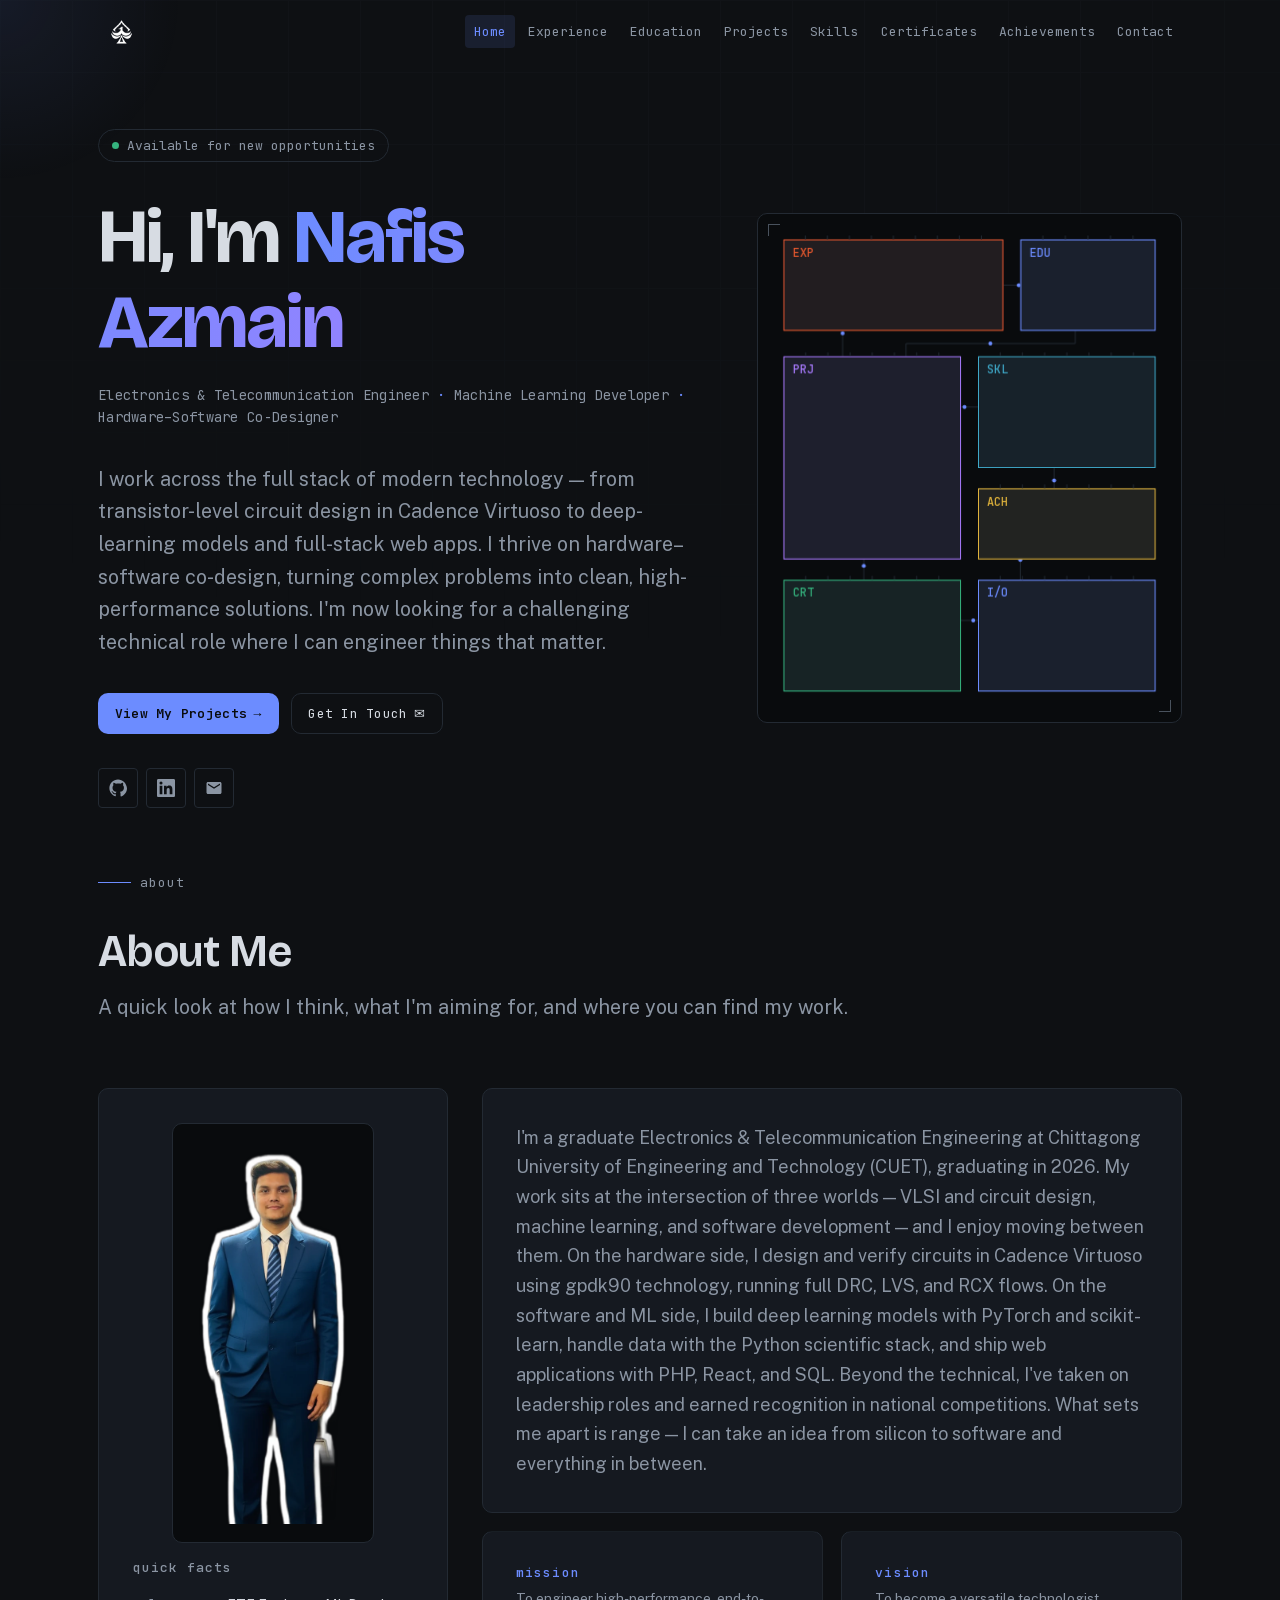
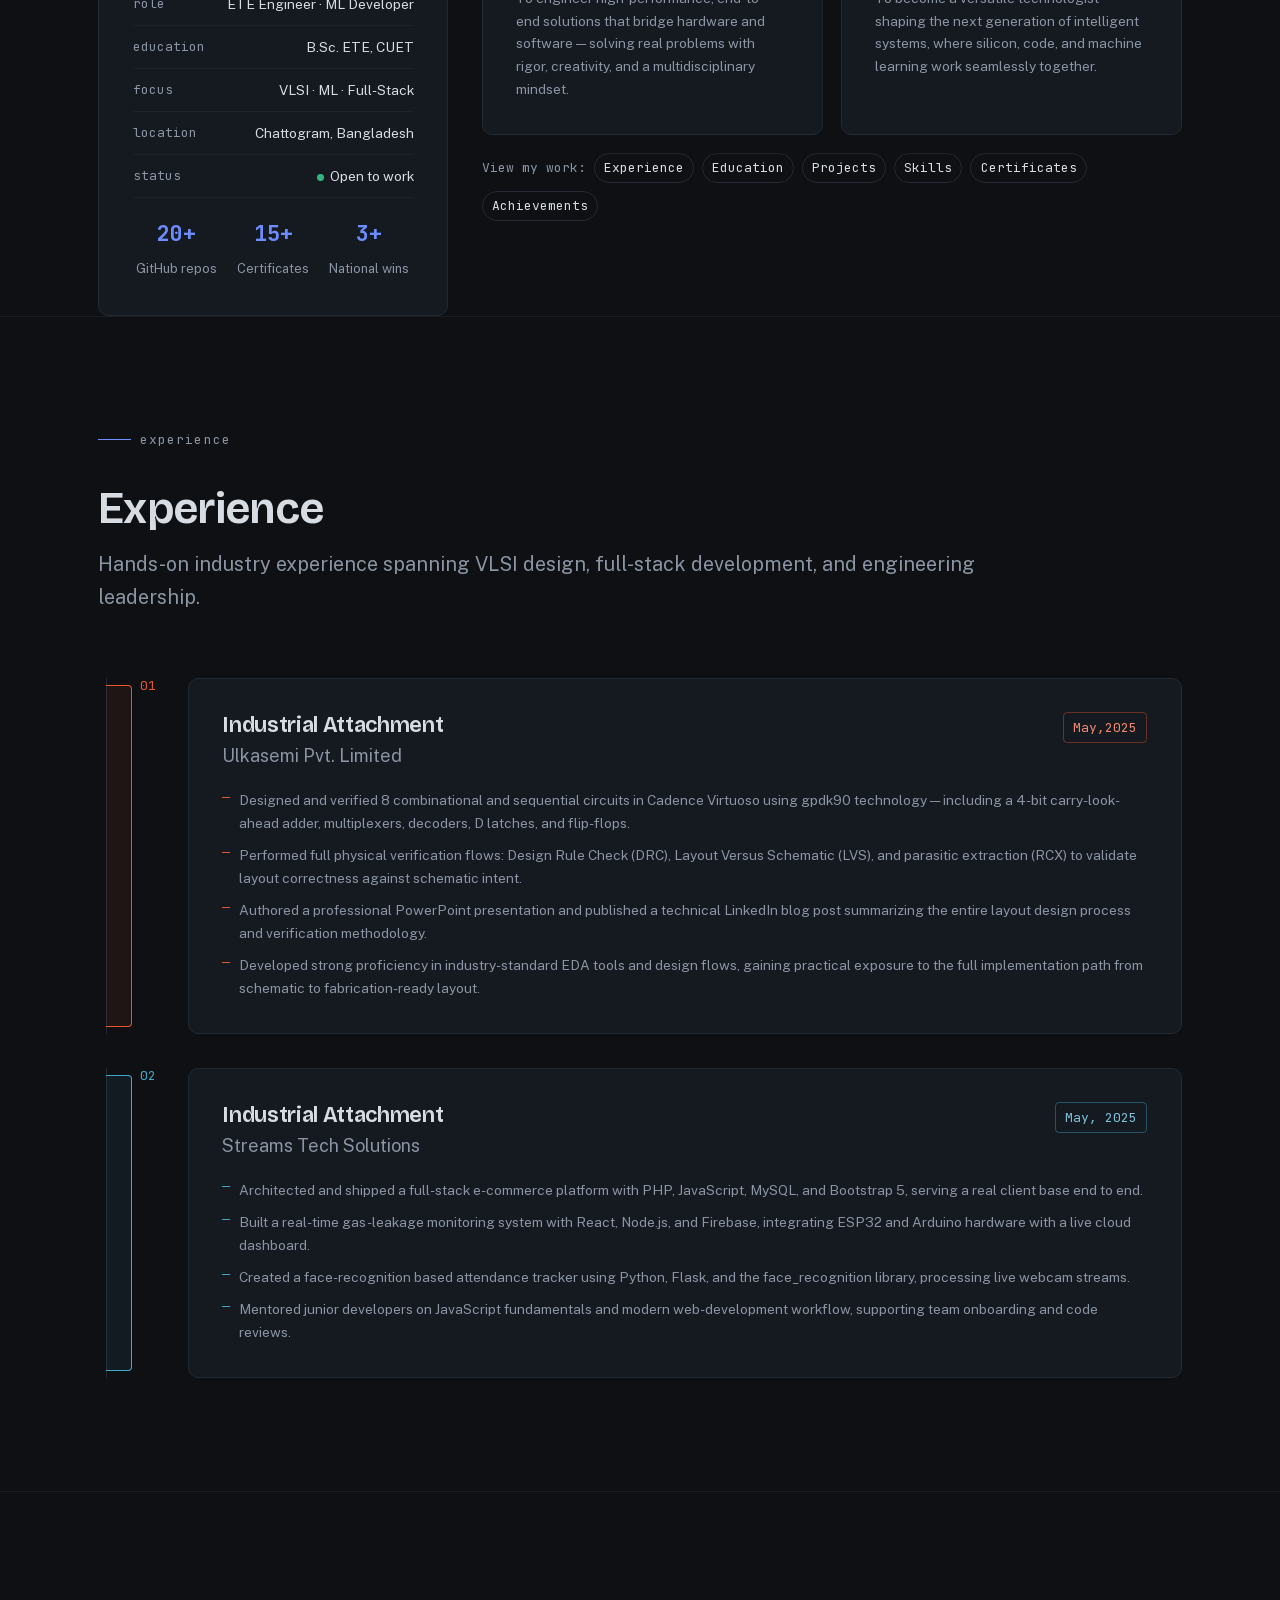
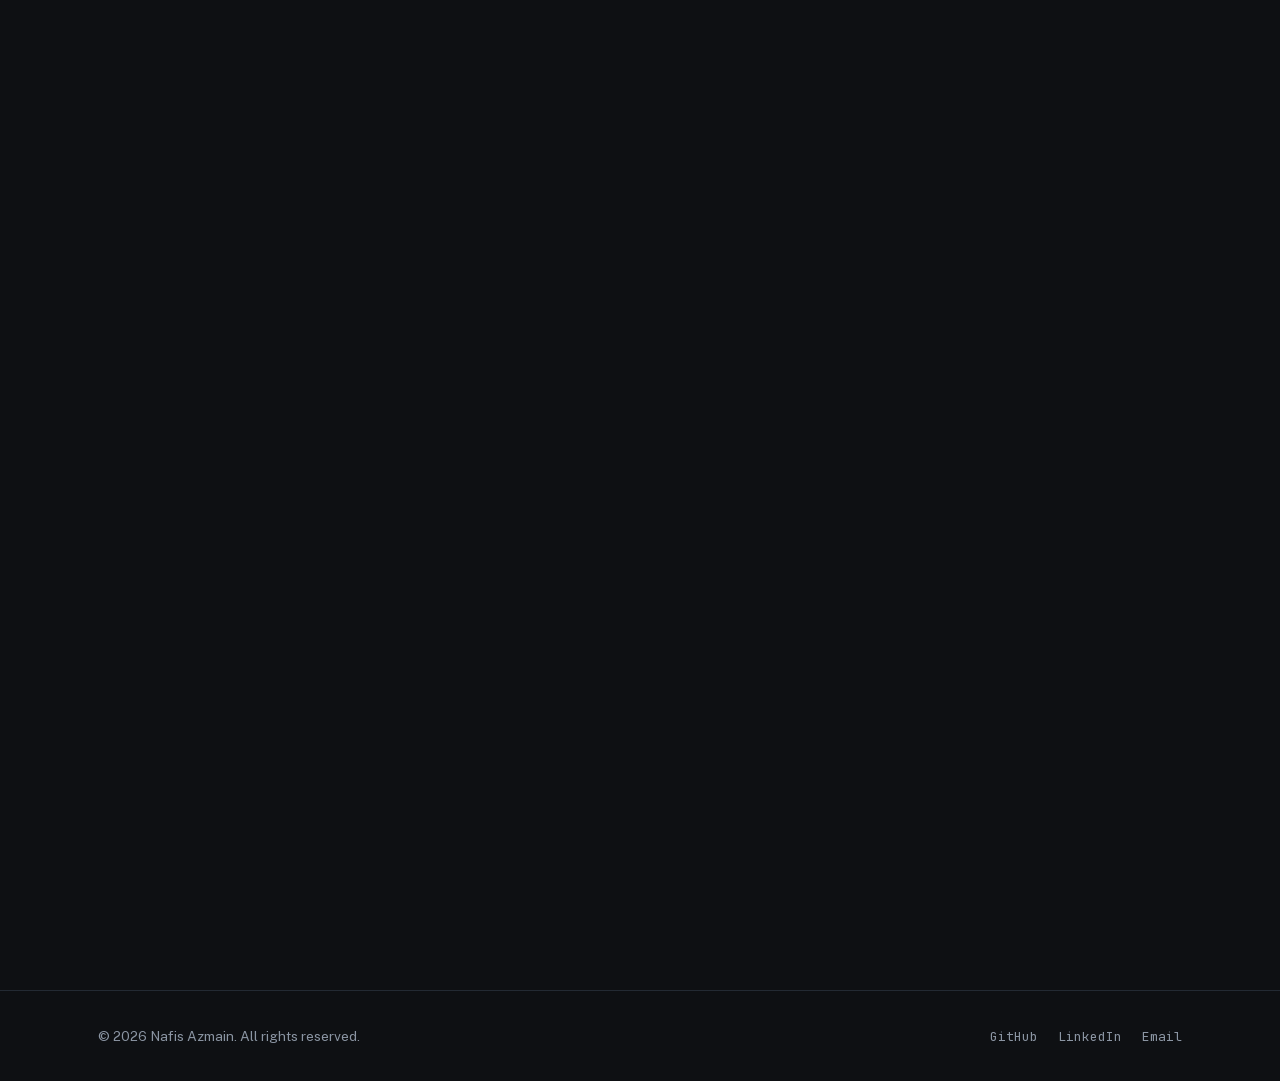
<file: index.html>
<!DOCTYPE html>
<html lang="en">
<head>
    <meta charset="UTF-8" />
    <meta name="viewport" content="width=device-width, initial-scale=1.0" />
    <title>Nafis Azmain — Portfolio</title>
    <meta name="description" content="Nafis Azmain — Electronics & Telecommunication Engineer, Machine Learning Developer, Hardware–Software Co-Designer." />
    <meta name="theme-color" content="#0E1013" />
    <link rel="icon" href="assets/img/logo-96.png" />
    <link rel="preload" href="assets/fonts/bricolage-grotesque-latin-vf.woff2" as="font" type="font/woff2" crossorigin />
    <link rel="preload" href="assets/fonts/public-sans-latin-vf.woff2" as="font" type="font/woff2" crossorigin />
    <link rel="preload" href="assets/fonts/jetbrains-mono-latin-vf.woff2" as="font" type="font/woff2" crossorigin />
    <link rel="stylesheet" href="assets/css/site.css" />
    <script>
        /* Capability bridge for CSS — prefs.js is the source of truth for modules */
        (function () {
            var c = document.documentElement.classList;
            c.add('js');
            var conn = navigator.connection;
            if (matchMedia('(prefers-reduced-motion: no-preference)').matches && !(conn && conn.saveData)) {
                c.add('motion-ok');
            }
        })();
    </script>
    <script type="importmap">
    {"imports": {
      "gsap": "https://esm.sh/gsap@3.15.0",
      "gsap/ScrollTrigger": "https://esm.sh/gsap@3.15.0/ScrollTrigger",
      "gsap/SplitText": "https://esm.sh/gsap@3.15.0/SplitText",
      "lenis": "https://esm.sh/lenis@1.3.25"
    }}
    </script>
    <script type="module" src="assets/js/site.js"></script>
</head>
<body>

<a class="skip-link" href="#main">Skip to content</a>

<!-- Icon sprite -->
<svg hidden aria-hidden="true">
    <symbol id="i-github" viewBox="0 0 24 24"><path fill="currentColor" d="M12 .5C5.7.5.5 5.7.5 12c0 5.1 3.3 9.4 7.8 10.9.6.1.8-.2.8-.6v-2c-3.2.7-3.9-1.4-3.9-1.4-.5-1.3-1.3-1.7-1.3-1.7-1-.7.1-.7.1-.7 1.2.1 1.8 1.2 1.8 1.2 1 1.8 2.8 1.3 3.5 1 .1-.8.4-1.3.7-1.6-2.6-.3-5.3-1.3-5.3-5.8 0-1.3.5-2.3 1.2-3.1-.1-.3-.5-1.5.1-3.1 0 0 1-.3 3.3 1.2 1-.3 2-.4 3-.4s2 .1 3 .4c2.3-1.5 3.3-1.2 3.3-1.2.6 1.6.2 2.8.1 3.1.8.8 1.2 1.9 1.2 3.1 0 4.5-2.7 5.5-5.3 5.8.4.4.8 1.1.8 2.2v3.3c0 .3.2.7.8.6 4.5-1.5 7.8-5.8 7.8-10.9C23.5 5.7 18.3.5 12 .5z"/></symbol>
    <symbol id="i-linkedin" viewBox="0 0 24 24"><path fill="currentColor" d="M20.45 20.45h-3.55v-5.57c0-1.33-.03-3.04-1.85-3.04-1.85 0-2.14 1.45-2.14 2.95v5.66H9.36V9h3.41v1.56h.05c.48-.9 1.65-1.85 3.4-1.85 3.63 0 4.3 2.39 4.3 5.5v6.24zM5.34 7.43a2.06 2.06 0 1 1 0-4.12 2.06 2.06 0 0 1 0 4.12zM7.12 20.45H3.56V9h3.56v11.45zM22.22 0H1.77C.79 0 0 .77 0 1.73v20.54C0 23.23.79 24 1.77 24h20.45c.98 0 1.78-.77 1.78-1.73V1.73C24 .77 23.2 0 22.22 0z"/></symbol>
    <symbol id="i-mail" viewBox="0 0 24 24"><path fill="currentColor" d="M20 4H4c-1.1 0-2 .9-2 2v12c0 1.1.9 2 2 2h16c1.1 0 2-.9 2-2V6c0-1.1-.9-2-2-2zm0 4-8 5-8-5V6l8 5 8-5v2z"/></symbol>
    <symbol id="i-ext" viewBox="0 0 24 24"><g fill="none" stroke="currentColor" stroke-width="2" stroke-linecap="round" stroke-linejoin="round"><path d="M18 13v6a2 2 0 0 1-2 2H5a2 2 0 0 1-2-2V8a2 2 0 0 1 2-2h6"/><path d="M15 3h6v6"/><path d="M10 14 21 3"/></g></symbol>
    <symbol id="i-location" viewBox="0 0 24 24"><path fill="currentColor" d="M12 2C8.13 2 5 5.13 5 9c0 5.25 7 13 7 13s7-7.75 7-13c0-3.87-3.13-7-7-7zm0 9.5a2.5 2.5 0 1 1 0-5 2.5 2.5 0 0 1 0 5z"/></symbol>
    <symbol id="i-clock" viewBox="0 0 24 24"><g fill="none" stroke="currentColor" stroke-width="2" stroke-linecap="round" stroke-linejoin="round"><circle cx="12" cy="12" r="9"/><path d="M12 7v5l3 2"/></g></symbol>
    <symbol id="i-menu" viewBox="0 0 24 24"><g fill="none" stroke="currentColor" stroke-width="2" stroke-linecap="round"><path d="M4 7h16M4 12h16M4 17h16"/></g></symbol>
    <symbol id="i-x" viewBox="0 0 24 24"><g fill="none" stroke="currentColor" stroke-width="2" stroke-linecap="round"><path d="m6 6 12 12M18 6 6 18"/></g></symbol>
    <symbol id="i-up" viewBox="0 0 24 24"><g fill="none" stroke="currentColor" stroke-width="2" stroke-linecap="round" stroke-linejoin="round"><path d="M12 19V5M5 12l7-7 7 7"/></g></symbol>
    <symbol id="i-eye" viewBox="0 0 24 24"><g fill="none" stroke="currentColor" stroke-width="2"><path d="M1 12s4-8 11-8 11 8 11 8-4 8-11 8-11-8-11-8z"/><circle cx="12" cy="12" r="3"/></g></symbol>
</svg>

<header class="site-header">
    <div class="container nav-bar">
        <a href="#hero" class="wordmark" aria-label="Nafis Azmain — Home">
            <img src="assets/img/logo-96-white.webp" alt="" width="141" height="96" />
        </a>
        <nav aria-label="Primary">
            <ul class="nav-links">
                <li><a href="#hero">Home</a></li>
                <li><a href="#experience">Experience</a></li>
                <li><a href="#education">Education</a></li>
                <li><a href="#projects">Projects</a></li>
                <li><a href="#skills">Skills</a></li>
                <li><a href="#certifications">Certificates</a></li>
                <li><a href="#achievements">Achievements</a></li>
                <li><a href="#contact">Contact</a></li>
            </ul>
        </nav>
        <button class="nav-toggle" popovertarget="nav-drawer" aria-label="Open menu">
            <svg aria-hidden="true"><use href="#i-menu" /></svg>
        </button>
    </div>
</header>

<div id="nav-drawer" class="nav-drawer" popover>
    <button class="drawer-close" popovertarget="nav-drawer" popovertargetaction="hide" aria-label="Close menu">
        <svg aria-hidden="true"><use href="#i-x" /></svg>
    </button>
    <ul>
        <li><a href="#hero">Home</a></li>
        <li><a href="#experience">Experience</a></li>
        <li><a href="#education">Education</a></li>
        <li><a href="#projects">Projects</a></li>
        <li><a href="#skills">Skills</a></li>
        <li><a href="#certifications">Certificates</a></li>
        <li><a href="#achievements">Achievements</a></li>
        <li><a href="#contact">Contact</a></li>
    </ul>
</div>

<main id="main">

    <!-- ============ HERO ============ -->
    <section id="hero" class="hero">
        <div class="container">
            <div class="hero-grid">
                <div class="hero-copy">
                    <p class="hero-eyebrow"><span class="dot" aria-hidden="true"></span> Available for new opportunities</p>
                    <h1 class="hero-name">Hi, I'm <span class="grad">Nafis Azmain</span></h1>
                    <p class="hero-tagline">Electronics &amp; Telecommunication Engineer <span class="role" aria-hidden="true">·</span> Machine Learning Developer <span class="role" aria-hidden="true">·</span> Hardware–Software Co-Designer</p>
                    <p class="hero-intro">
                        I work across the full stack of modern technology — from transistor-level circuit design in Cadence Virtuoso to deep-learning models and full-stack web apps. I thrive on hardware–software co-design, turning complex problems into clean, high-performance solutions. I'm now looking for a challenging technical role where I can engineer things that matter.
                    </p>
                    <div class="cta-row">
                        <a href="#projects" class="btn btn-primary" data-magnetic>View My Projects <span aria-hidden="true">→</span></a>
                        <a href="#contact" class="btn btn-ghost" data-magnetic>Get In Touch <span aria-hidden="true">✉</span></a>
                    </div>
                    <ul class="socials" aria-label="Social profiles">
                        <li><a href="https://github.com/LAXUS3333" target="_blank" rel="noopener" aria-label="GitHub"><svg aria-hidden="true"><use href="#i-github" /></svg></a></li>
                        <li><a href="https://linkedin.com/in/NafisAzmain" target="_blank" rel="noopener" aria-label="LinkedIn"><svg aria-hidden="true"><use href="#i-linkedin" /></svg></a></li>
                        <li><a href="mailto:nafiss3333@gmail.com" aria-label="Email"><svg aria-hidden="true"><use href="#i-mail" /></svg></a></li>
                    </ul>
                </div>

                <div class="hero-board" data-floorplan>
                    <canvas class="floorplan-canvas" aria-hidden="true"></canvas>
                    <ul class="floorplan-nav" aria-label="Sections">
                        <li class="fp-note" aria-hidden="true">// floorplan — jump to a block</li>
                        <li><a href="#experience">EXP — experience</a></li>
                        <li><a href="#education">EDU — education</a></li>
                        <li><a href="#projects">PRJ — projects</a></li>
                        <li><a href="#skills">SKL — skills</a></li>
                        <li><a href="#certifications">CRT — certificates</a></li>
                        <li><a href="#achievements">ACH — achievements</a></li>
                        <li><a href="#contact">I/O — contact</a></li>
                    </ul>
                </div>
            </div>

            <!-- About -->
            <div class="section-head lead-head" data-reveal>
                <p class="sec-eyebrow">about</p>
                <h2 class="sec-title">About Me</h2>
                <p class="sec-sub">A quick look at how I think, what I'm aiming for, and where you can find my work.</p>
            </div>
            <div class="about-grid">
                <aside class="about-facts card" data-reveal>
                    <img class="about-photo" src="assets/img/profile-864.webp" alt="Portrait of Nafis Azmain" width="412" height="959" loading="lazy" decoding="async" />
                    <h3 class="facts-title">quick facts</h3>
                    <ul class="facts-list">
                        <li><span class="fact-k">role</span><span class="fact-v">ETE Engineer · ML Developer</span></li>
                        <li><span class="fact-k">education</span><span class="fact-v">B.Sc. ETE, CUET</span></li>
                        <li><span class="fact-k">focus</span><span class="fact-v">VLSI · ML · Full-Stack</span></li>
                        <li><span class="fact-k">location</span><span class="fact-v">Chattogram, Bangladesh</span></li>
                        <li><span class="fact-k">status</span><span class="fact-v"><span class="fact-dot" aria-hidden="true"></span>Open to work</span></li>
                    </ul>
                    <div class="facts-stats">
                        <div><strong>20+</strong><span>GitHub repos</span></div>
                        <div><strong>15+</strong><span>Certificates</span></div>
                        <div><strong>3+</strong><span>National wins</span></div>
                    </div>
                </aside>
                <div class="about-body">
                    <div class="card prose" data-reveal>
                        <p>I'm a graduate Electronics &amp; Telecommunication Engineering at Chittagong University of Engineering and Technology (CUET), graduating in 2026. My work sits at the intersection of three worlds — VLSI and circuit design, machine learning, and software development — and I enjoy moving between them. On the hardware side, I design and verify circuits in Cadence Virtuoso using gpdk90 technology, running full DRC, LVS, and RCX flows. On the software and ML side, I build deep learning models with PyTorch and scikit-learn, handle data with the Python scientific stack, and ship web applications with PHP, React, and SQL. Beyond the technical, I've taken on leadership roles and earned recognition in national competitions. What sets me apart is range — I can take an idea from silicon to software and everything in between.</p>
                    </div>
                    <div class="mv-grid">
                        <div class="mv-card card" data-reveal>
                            <h4>mission</h4>
                            <p>To engineer high-performance, end-to-end solutions that bridge hardware and software — solving real problems with rigor, creativity, and a multidisciplinary mindset.</p>
                        </div>
                        <div class="mv-card card" data-reveal>
                            <h4>vision</h4>
                            <p>To become a versatile technologist shaping the next generation of intelligent systems, where silicon, code, and machine learning work seamlessly together.</p>
                        </div>
                    </div>
                    <div class="view-work" data-reveal>
                        <span class="vw-label">View my work:</span>
                        <a href="#experience" class="pill">Experience</a>
                        <a href="#education" class="pill">Education</a>
                        <a href="#projects" class="pill">Projects</a>
                        <a href="#skills" class="pill">Skills</a>
                        <a href="#certifications" class="pill">Certificates</a>
                        <a href="#achievements" class="pill">Achievements</a>
                    </div>
                </div>
            </div>
        </div>
    </section>

    <!-- ============ EXPERIENCE ============ -->
    <section id="experience" class="section">
        <div class="container">
            <div class="section-head" data-reveal>
                <p class="sec-eyebrow">experience</p>
                <h2 class="sec-title">Experience</h2>
                <p class="sec-sub">Hands-on industry experience spanning VLSI design, full-stack development, and engineering leadership.</p>
            </div>
            <ol class="timeline">
                <li class="tl-item" style="--tl-c: var(--layer-vlsi)" data-reveal>
                    <div class="tl-rail" aria-hidden="true"><span class="tl-num">01</span></div>
                    <div class="tl-card card">
                        <div class="tl-head">
                            <div>
                                <h3 class="tl-role">Industrial Attachment </h3>
                                <p class="tl-org">Ulkasemi Pvt. Limited</p>
                            </div>
                            <span class="tl-date">May,2025</span>
                        </div>
                        <ul>
                            <li>Designed and verified 8 combinational and sequential circuits in Cadence Virtuoso using gpdk90 technology — including a 4-bit carry-look-ahead adder, multiplexers, decoders, D latches, and flip-flops.</li>
                            <li>Performed full physical verification flows: Design Rule Check (DRC), Layout Versus Schematic (LVS), and parasitic extraction (RCX) to validate layout correctness against schematic intent.</li>
                            <li>Authored a professional PowerPoint presentation and published a technical LinkedIn blog post summarizing the entire layout design process and verification methodology.</li>
                            <li>Developed strong proficiency in industry-standard EDA tools and design flows, gaining practical exposure to the full implementation path from schematic to fabrication-ready layout.</li>
                        </ul>
                    </div>
                </li>
                <li class="tl-item" style="--tl-c: var(--layer-web)" data-reveal>
                    <div class="tl-rail" aria-hidden="true"><span class="tl-num">02</span></div>
                    <div class="tl-card card">
                        <div class="tl-head">
                            <div>
                                <h3 class="tl-role">Industrial Attachment</h3>
                                <p class="tl-org">Streams Tech Solutions</p>
                            </div>
                            <span class="tl-date">May, 2025</span>
                        </div>
                        <ul>
                            <li>Architected and shipped a full-stack e-commerce platform with PHP, JavaScript, MySQL, and Bootstrap 5, serving a real client base end to end.</li>
                            <li>Built a real-time gas-leakage monitoring system with React, Node.js, and Firebase, integrating ESP32 and Arduino hardware with a live cloud dashboard.</li>
                            <li>Created a face-recognition based attendance tracker using Python, Flask, and the face_recognition library, processing live webcam streams.</li>
                            <li>Mentored junior developers on JavaScript fundamentals and modern web-development workflow, supporting team onboarding and code reviews.</li>
                        </ul>
                    </div>
                </li>
            </ol>
        </div>
    </section>

    <!-- ============ EDUCATION ============ -->
    <section id="education" class="section">
        <div class="container">
            <div class="section-head" data-reveal>
                <p class="sec-eyebrow">education</p>
                <h2 class="sec-title">Education</h2>
                <p class="sec-sub">My academic foundation in engineering, with a strong focus on electronics, communication, and applied computing.</p>
            </div>
            <ol class="timeline">
                <li class="tl-item" data-reveal>
                    <div class="tl-rail" aria-hidden="true"><span class="tl-num">01</span></div>
                    <div class="tl-card card">
                        <div class="tl-head">
                            <div>
                                <h3 class="tl-role">B.Sc. in Electronics &amp; Telecommunication Engineering</h3>
                                <p class="tl-org">Chittagong University of Engineering and Technology (CUET)</p>
                            </div>
                            <span class="tl-date">2022 – 2026</span>
                        </div>
                        <ul>
                            <li>Studied core ETE subjects: VLSI design, digital signal processing, communication systems, microcontrollers, and data structures.</li>
                            <li>Active member of CUET Robotics &amp; Programming Club — collaborated on inter-university projects and technical workshops.</li>
                            <li>Consistently maintained a strong academic record while balancing leadership roles, industrial attachments, and competitive programming.</li>
                        </ul>
                    </div>
                </li>
                <li class="tl-item" data-reveal>
                    <div class="tl-rail" aria-hidden="true"><span class="tl-num">02</span></div>
                    <div class="tl-card card">
                        <div class="tl-head">
                            <div>
                                <h3 class="tl-role">Higher Secondary Certificate (HSC)</h3>
                                <p class="tl-org">The Millennium Stars School and College, Rangpur Cantonment</p>
                            </div>
                            <span class="tl-date">2018 – 2020</span>
                        </div>
                        <ul>
                            <li>Completed the Higher Secondary Certificate in science, building the foundation in physics and mathematics that led to engineering study at CUET.</li>
                            <li>Developed the disciplined study habits and problem-solving mindset that carried into university-level coursework and competitions.</li>
                        </ul>
                    </div>
                </li>
            </ol>
        </div>
    </section>

    <!-- ============ PROJECTS ============ -->
    <section id="projects" class="section">
        <div class="container">
            <div class="section-head" data-reveal>
                <p class="sec-eyebrow">projects</p>
                <h2 class="sec-title">Projects</h2>
                <p class="sec-sub">Real work from my GitHub — spanning VLSI &amp; digital design, machine learning, computer vision, generative AI, data analysis, and full-stack web. <a href="https://github.com/LAXUS3333" target="_blank" rel="noopener">See all on GitHub →</a></p>
            </div>

            <div class="filters" role="group" aria-label="Filter projects" hidden>
                <button class="filter-btn" data-filter="all" aria-pressed="true">all</button>
                <button class="filter-btn" data-filter="ml" aria-pressed="false">ml</button>
                <button class="filter-btn" data-filter="cv" aria-pressed="false">cv</button>
                <button class="filter-btn" data-filter="vlsi" aria-pressed="false">vlsi</button>
                <button class="filter-btn" data-filter="embedded" aria-pressed="false">embedded</button>
                <button class="filter-btn" data-filter="genai" aria-pressed="false">genai</button>
                <button class="filter-btn" data-filter="web" aria-pressed="false">web</button>
            </div>
            <p class="filter-status mono dim" aria-live="polite"></p>

            <div class="proj-wrap">
                <ul class="proj-grid">

                    <li class="proj-card" data-cat="ml" data-slug="vqa" style="--c: var(--layer-ml)" data-reveal>
                        <div class="poster" aria-hidden="true"><svg viewBox="0 0 1600 900" focusable="false"><use href="assets/img/projects/vqa.svg#p" /></svg></div>
                        <div class="proj-meta-row"><span class="chip">ml</span><span class="proj-lang">Jupyter</span></div>
                        <h3 class="proj-title">Visual Question Answering</h3>
                        <p class="proj-desc">A multimodal transformer for visual question answering that fuses a ViT image encoder with a BERT text encoder, then speaks its answers aloud via gTTS text-to-speech.</p>
                        <div class="pills"><span class="pill">PyTorch</span><span class="pill">ViT</span><span class="pill">BERT</span><span class="pill">gTTS</span></div>
                        <div class="proj-foot">
                            <button class="proj-open" data-open="vqa" hidden>case study →</button>
                            <div class="proj-links"><a href="https://github.com/LAXUS3333/Visual-Question-Answering-using-Multimodal-Transformer" target="_blank" rel="noopener"><svg aria-hidden="true"><use href="#i-github" /></svg> Code</a></div>
                        </div>
                    </li>
                    <template data-proj="vqa">
                        <p class="chip" style="--c: var(--layer-ml)">ml</p>
                        <p>A multimodal transformer for visual question answering that fuses a ViT image encoder with a BERT text encoder, then speaks its answers aloud via gTTS text-to-speech.</p>
                        <h4>stack</h4>
                        <div class="pills"><span class="pill">PyTorch</span><span class="pill">ViT</span><span class="pill">BERT</span><span class="pill">gTTS</span><span class="pill">Jupyter</span></div>
                        <h4>links</h4>
                        <div class="dialog-links"><a class="btn btn-ghost" href="https://github.com/LAXUS3333/Visual-Question-Answering-using-Multimodal-Transformer" target="_blank" rel="noopener"><svg aria-hidden="true" width="15" height="15"><use href="#i-github" /></svg> Code</a></div>
                    </template>

                    <li class="proj-card" data-cat="cv" data-slug="object-detection-pi4" style="--c: var(--layer-cv)" data-reveal>
                        <div class="poster" aria-hidden="true"><svg viewBox="0 0 1600 900" focusable="false"><use href="assets/img/projects/object-detection-pi4.svg#p" /></svg></div>
                        <div class="proj-meta-row"><span class="chip">cv</span><span class="proj-lang">Python</span></div>
                        <h3 class="proj-title">Object Detection on Pi 4</h3>
                        <p class="proj-desc">Real-time YOLO object detection running on a Raspberry Pi 4 — a compact, deployable computer-vision pipeline tuned for constrained edge hardware.</p>
                        <div class="pills"><span class="pill">Python</span><span class="pill">YOLO</span><span class="pill">OpenCV</span><span class="pill">Raspberry Pi</span></div>
                        <div class="proj-foot">
                            <button class="proj-open" data-open="object-detection-pi4" hidden>case study →</button>
                            <div class="proj-links"><a href="https://github.com/LAXUS3333/Object-Detection-using-Raspberry-Pi-4" target="_blank" rel="noopener"><svg aria-hidden="true"><use href="#i-github" /></svg> Code</a></div>
                        </div>
                    </li>
                    <template data-proj="object-detection-pi4">
                        <p class="chip" style="--c: var(--layer-cv)">cv</p>
                        <p>Real-time YOLO object detection running on a Raspberry Pi 4 — a compact, deployable computer-vision pipeline tuned for constrained edge hardware.</p>
                        <h4>stack</h4>
                        <div class="pills"><span class="pill">Python</span><span class="pill">YOLO</span><span class="pill">OpenCV</span><span class="pill">Raspberry Pi</span></div>
                        <h4>links</h4>
                        <div class="dialog-links"><a class="btn btn-ghost" href="https://github.com/LAXUS3333/Object-Detection-using-Raspberry-Pi-4" target="_blank" rel="noopener"><svg aria-hidden="true" width="15" height="15"><use href="#i-github" /></svg> Code</a></div>
                    </template>

                    <li class="proj-card" data-cat="ml" data-slug="disease-prediction" style="--c: var(--layer-ml)" data-reveal>
                        <div class="poster" aria-hidden="true"><svg viewBox="0 0 1600 900" focusable="false"><use href="assets/img/projects/disease-prediction.svg#p" /></svg></div>
                        <div class="proj-meta-row"><span class="chip">ml</span><span class="proj-lang">Jupyter</span></div>
                        <h3 class="proj-title">Disease Prediction</h3>
                        <p class="proj-desc">A machine-learning pipeline that predicts disease from patient symptom data, comparing classical classifiers across a labelled medical dataset.</p>
                        <div class="pills"><span class="pill">scikit-learn</span><span class="pill">Pandas</span><span class="pill">Jupyter</span></div>
                        <div class="proj-foot">
                            <button class="proj-open" data-open="disease-prediction" hidden>case study →</button>
                            <div class="proj-links"><a href="https://github.com/LAXUS3333/Disease-Prediction-using-ML" target="_blank" rel="noopener"><svg aria-hidden="true"><use href="#i-github" /></svg> Code</a></div>
                        </div>
                    </li>
                    <template data-proj="disease-prediction">
                        <p class="chip" style="--c: var(--layer-ml)">ml</p>
                        <p>A machine-learning pipeline that predicts disease from patient symptom data, comparing classical classifiers across a labelled medical dataset.</p>
                        <h4>stack</h4>
                        <div class="pills"><span class="pill">scikit-learn</span><span class="pill">Pandas</span><span class="pill">Jupyter</span></div>
                        <h4>links</h4>
                        <div class="dialog-links"><a class="btn btn-ghost" href="https://github.com/LAXUS3333/Disease-Prediction-using-ML" target="_blank" rel="noopener"><svg aria-hidden="true" width="15" height="15"><use href="#i-github" /></svg> Code</a></div>
                    </template>

                    <li class="proj-card" data-cat="ml" data-slug="brazil-house-prices" style="--c: var(--layer-ml)" data-reveal>
                        <div class="poster" aria-hidden="true"><svg viewBox="0 0 1600 900" focusable="false"><use href="assets/img/projects/brazil-house-prices.svg#p" /></svg></div>
                        <div class="proj-meta-row"><span class="chip">ml</span><span class="proj-lang">Jupyter</span></div>
                        <h3 class="proj-title">Brazil House Prices</h3>
                        <p class="proj-desc">Exploratory data analysis of Brazilian housing — segmenting and visualizing prices by state and region, and surfacing the drivers behind regional price variation.</p>
                        <div class="pills"><span class="pill">Pandas</span><span class="pill">Matplotlib</span><span class="pill">Seaborn</span></div>
                        <div class="proj-foot">
                            <button class="proj-open" data-open="brazil-house-prices" hidden>case study →</button>
                            <div class="proj-links"><a href="https://github.com/LAXUS3333/House-Prices-in-Brasil" target="_blank" rel="noopener"><svg aria-hidden="true"><use href="#i-github" /></svg> Code</a></div>
                        </div>
                    </li>
                    <template data-proj="brazil-house-prices">
                        <p class="chip" style="--c: var(--layer-ml)">ml</p>
                        <p>Exploratory data analysis of Brazilian housing — segmenting and visualizing prices by state and region, and surfacing the drivers behind regional price variation.</p>
                        <h4>stack</h4>
                        <div class="pills"><span class="pill">Pandas</span><span class="pill">Matplotlib</span><span class="pill">Seaborn</span><span class="pill">Jupyter</span></div>
                        <h4>links</h4>
                        <div class="dialog-links"><a class="btn btn-ghost" href="https://github.com/LAXUS3333/House-Prices-in-Brasil" target="_blank" rel="noopener"><svg aria-hidden="true" width="15" height="15"><use href="#i-github" /></svg> Code</a></div>
                    </template>

                    <li class="proj-card" data-cat="ml" data-slug="pokemon-eda" style="--c: var(--layer-ml)" data-reveal>
                        <div class="poster" aria-hidden="true"><svg viewBox="0 0 1600 900" focusable="false"><use href="assets/img/projects/pokemon-eda.svg#p" /></svg></div>
                        <div class="proj-meta-row"><span class="chip">ml</span><span class="proj-lang">Notebook</span></div>
                        <h3 class="proj-title">Pokémon EDA</h3>
                        <p class="proj-desc">An exploratory analysis of a Generation 1–6 Pokémon dataset from Kaggle, digging into stat distributions, type matchups, and the trends that define each generation.</p>
                        <div class="pills"><span class="pill">Pandas</span><span class="pill">Colab</span><span class="pill">Data Viz</span></div>
                        <div class="proj-foot">
                            <button class="proj-open" data-open="pokemon-eda" hidden>case study →</button>
                            <div class="proj-links"><a href="https://github.com/LAXUS3333/Pokemon-Exploratory-Data-Analysis" target="_blank" rel="noopener"><svg aria-hidden="true"><use href="#i-github" /></svg> Code</a></div>
                        </div>
                    </li>
                    <template data-proj="pokemon-eda">
                        <p class="chip" style="--c: var(--layer-ml)">ml</p>
                        <p>An exploratory analysis of a Generation 1–6 Pokémon dataset from Kaggle, digging into stat distributions, type matchups, and the trends that define each generation.</p>
                        <h4>stack</h4>
                        <div class="pills"><span class="pill">Pandas</span><span class="pill">Colab</span><span class="pill">Data Viz</span></div>
                        <h4>links</h4>
                        <div class="dialog-links"><a class="btn btn-ghost" href="https://github.com/LAXUS3333/Pokemon-Exploratory-Data-Analysis" target="_blank" rel="noopener"><svg aria-hidden="true" width="15" height="15"><use href="#i-github" /></svg> Code</a></div>
                    </template>

                    <li class="proj-card" data-cat="ml" data-slug="imdb-movies-eda" style="--c: var(--layer-ml)" data-reveal>
                        <div class="poster" aria-hidden="true"><svg viewBox="0 0 1600 900" focusable="false"><use href="assets/img/projects/imdb-movies-eda.svg#p" /></svg></div>
                        <div class="proj-meta-row"><span class="chip">ml</span><span class="proj-lang">Jupyter</span></div>
                        <h3 class="proj-title">IMDb Movies EDA</h3>
                        <p class="proj-desc">A data exploration of an IMDb movies dataset from Kaggle — analyzing ratings, genres, and runtime to find what correlates with a film's success.</p>
                        <div class="pills"><span class="pill">Pandas</span><span class="pill">NumPy</span><span class="pill">Matplotlib</span></div>
                        <div class="proj-foot">
                            <button class="proj-open" data-open="imdb-movies-eda" hidden>case study →</button>
                            <div class="proj-links"><a href="https://github.com/LAXUS3333/IMDb-Movies-Exploratory-Data-Analysis" target="_blank" rel="noopener"><svg aria-hidden="true"><use href="#i-github" /></svg> Code</a></div>
                        </div>
                    </li>
                    <template data-proj="imdb-movies-eda">
                        <p class="chip" style="--c: var(--layer-ml)">ml</p>
                        <p>A data exploration of an IMDb movies dataset from Kaggle — analyzing ratings, genres, and runtime to find what correlates with a film's success.</p>
                        <h4>stack</h4>
                        <div class="pills"><span class="pill">Pandas</span><span class="pill">NumPy</span><span class="pill">Matplotlib</span></div>
                        <h4>links</h4>
                        <div class="dialog-links"><a class="btn btn-ghost" href="https://github.com/LAXUS3333/IMDb-Movies-Exploratory-Data-Analysis" target="_blank" rel="noopener"><svg aria-hidden="true" width="15" height="15"><use href="#i-github" /></svg> Code</a></div>
                    </template>

                    <li class="proj-card" data-cat="genai" data-slug="pixel-story-ai" style="--c: var(--layer-genai)" data-reveal>
                        <div class="poster" aria-hidden="true"><svg viewBox="0 0 1600 900" focusable="false"><use href="assets/img/projects/pixel-story-ai.svg#p" /></svg></div>
                        <div class="proj-meta-row"><span class="chip">genai</span><span class="proj-lang">TypeScript</span></div>
                        <h3 class="proj-title">Pixel Story AI</h3>
                        <p class="proj-metric">story → reel</p>
                        <p class="proj-desc">An AI storytelling app that turns a written story into a short reel, pairing generative text flow with a video-backed composition experience.</p>
                        <div class="pills"><span class="pill">TypeScript</span><span class="pill">AI Studio</span><span class="pill">Video generation</span></div>
                        <div class="proj-foot">
                            <button class="proj-open" data-open="pixel-story-ai" hidden>case study →</button>
                            <div class="proj-links">
                                <a href="https://pixelstory-reels-949981233382.asia-southeast1.run.app/" target="_blank" rel="noopener"><svg aria-hidden="true"><use href="#i-ext" /></svg> Live Demo</a>
                                <a href="https://github.com/LAXUS3333/Pixel_Story_Ai" target="_blank" rel="noopener"><svg aria-hidden="true"><use href="#i-github" /></svg> Code</a>
                            </div>
                        </div>
                    </li>
                    <template data-proj="pixel-story-ai">
                        <p class="chip" style="--c: var(--layer-genai)">genai</p>
                        <p>An AI storytelling app that turns a written story into a short reel, pairing generative text flow with a video-backed composition experience.</p>
                        <h4>stack</h4>
                        <div class="pills"><span class="pill">TypeScript</span><span class="pill">AI Studio</span><span class="pill">Video generation</span></div>
                        <h4>links</h4>
                        <div class="dialog-links">
                            <a class="btn btn-ghost" href="https://pixelstory-reels-949981233382.asia-southeast1.run.app/" target="_blank" rel="noopener"><svg aria-hidden="true" width="15" height="15"><use href="#i-ext" /></svg> Live Demo</a>
                            <a class="btn btn-ghost" href="https://github.com/LAXUS3333/Pixel_Story_Ai" target="_blank" rel="noopener"><svg aria-hidden="true" width="15" height="15"><use href="#i-github" /></svg> Code</a>
                        </div>
                    </template>

                    <li class="proj-card" data-cat="genai" data-slug="craig-ai-agent" style="--c: var(--layer-genai)" data-reveal>
                        <div class="poster" aria-hidden="true"><svg viewBox="0 0 1600 900" focusable="false"><use href="assets/img/projects/craig-ai-agent.svg#p" /></svg></div>
                        <div class="proj-meta-row"><span class="chip">genai</span><span class="proj-lang">Python</span></div>
                        <h3 class="proj-title">Craig AI Agent</h3>
                        <p class="proj-metric">resume → tailored draft</p>
                        <p class="proj-desc">A local AI resume-tailoring assistant that analyses a job post, compares it with a CV, and generates a rewritten draft plus exportable output.</p>
                        <div class="pills"><span class="pill">Python</span><span class="pill">Streamlit</span><span class="pill">LLM workflow</span></div>
                        <div class="proj-foot">
                            <button class="proj-open" data-open="craig-ai-agent" hidden>case study →</button>
                            <div class="proj-links"><a href="https://github.com/LAXUS3333/Craig-AI-Agent" target="_blank" rel="noopener"><svg aria-hidden="true"><use href="#i-github" /></svg> Code</a></div>
                        </div>
                    </li>
                    <template data-proj="craig-ai-agent">
                        <p class="chip" style="--c: var(--layer-genai)">genai</p>
                        <p>A local AI resume-tailoring assistant that analyses a job post, compares it with a CV, and generates a rewritten draft plus exportable output.</p>
                        <h4>stack</h4>
                        <div class="pills"><span class="pill">Python</span><span class="pill">Streamlit</span><span class="pill">LLM workflow</span></div>
                        <h4>links</h4>
                        <div class="dialog-links"><a class="btn btn-ghost" href="https://github.com/LAXUS3333/Craig-AI-Agent" target="_blank" rel="noopener"><svg aria-hidden="true" width="15" height="15"><use href="#i-github" /></svg> Code</a></div>
                    </template>

                    <li class="proj-card" data-cat="vlsi" data-slug="cla-adder-4bit" style="--c: var(--layer-vlsi)" data-reveal>
                        <div class="poster" aria-hidden="true"><svg viewBox="0 0 1600 900" focusable="false"><use href="assets/img/projects/cla-adder-4bit.svg#p" /></svg></div>
                        <div class="proj-meta-row"><span class="chip">vlsi</span><span class="proj-lang">Cadence</span></div>
                        <h3 class="proj-title">4-Bit Carry-Look-Ahead Adder</h3>
                        <p class="proj-metric">4-bit · DRC/LVS clean</p>
                        <p class="proj-desc">A full custom-IC design of a 4-bit carry-look-ahead adder — schematic, layout, and symbol with extracted netlists and a verification report covering DRC, LVS, and timing.</p>
                        <div class="pills"><span class="pill">Cadence Virtuoso</span><span class="pill">gpdk90</span><span class="pill">DRC · LVS · RCX</span></div>
                        <div class="proj-foot">
                            <button class="proj-open" data-open="cla-adder-4bit" hidden>case study →</button>
                            <div class="proj-links"><a href="https://github.com/LAXUS3333/4-Bit-Carry-Look-Ahead-Adder" target="_blank" rel="noopener"><svg aria-hidden="true"><use href="#i-github" /></svg> Code</a></div>
                        </div>
                    </li>
                    <template data-proj="cla-adder-4bit">
                        <p class="chip" style="--c: var(--layer-vlsi)">vlsi</p>
                        <p>A full custom-IC design of a 4-bit carry-look-ahead adder — schematic, layout, and symbol with extracted netlists and a verification report covering DRC, LVS, and timing.</p>
                        <h4>stack</h4>
                        <div class="pills"><span class="pill">Cadence Virtuoso</span><span class="pill">gpdk90</span><span class="pill">DRC · LVS · RCX</span></div>
                        <h4>links</h4>
                        <div class="dialog-links"><a class="btn btn-ghost" href="https://github.com/LAXUS3333/4-Bit-Carry-Look-Ahead-Adder" target="_blank" rel="noopener"><svg aria-hidden="true" width="15" height="15"><use href="#i-github" /></svg> Code</a></div>
                    </template>

                    <li class="proj-card" data-cat="vlsi" data-slug="sap1-microprocessor" style="--c: var(--layer-vlsi)" data-reveal>
                        <div class="poster" aria-hidden="true"><svg viewBox="0 0 1600 900" focusable="false"><use href="assets/img/projects/sap1-microprocessor.svg#p" /></svg></div>
                        <div class="proj-meta-row"><span class="chip">vlsi</span><span class="proj-lang">Logisim</span></div>
                        <h3 class="proj-title">SAP-1 Microprocessor</h3>
                        <p class="proj-metric">8-bit CPU</p>
                        <p class="proj-desc">A component-up simulation of the classic SAP-1 8-bit CPU architecture in Logisim — general-purpose registers, an adder/subtractor ALU, program counter, and control logic, with full lab reports.</p>
                        <div class="pills"><span class="pill">Logisim</span><span class="pill">Digital Design</span><span class="pill">Computer Arch</span></div>
                        <div class="proj-foot">
                            <button class="proj-open" data-open="sap1-microprocessor" hidden>case study →</button>
                            <div class="proj-links"><a href="https://github.com/LAXUS3333/SAP-1-Microprocessor-Design" target="_blank" rel="noopener"><svg aria-hidden="true"><use href="#i-github" /></svg> Code</a></div>
                        </div>
                    </li>
                    <template data-proj="sap1-microprocessor">
                        <p class="chip" style="--c: var(--layer-vlsi)">vlsi</p>
                        <p>A component-up simulation of the classic SAP-1 8-bit CPU architecture in Logisim — general-purpose registers, an adder/subtractor ALU, program counter, and control logic, with full lab reports.</p>
                        <h4>stack</h4>
                        <div class="pills"><span class="pill">Logisim</span><span class="pill">Digital Design</span><span class="pill">Computer Arch</span></div>
                        <h4>links</h4>
                        <div class="dialog-links"><a class="btn btn-ghost" href="https://github.com/LAXUS3333/SAP-1-Microprocessor-Design" target="_blank" rel="noopener"><svg aria-hidden="true" width="15" height="15"><use href="#i-github" /></svg> Code</a></div>
                    </template>

                    <li class="proj-card" data-cat="embedded" data-slug="atmega328p-weather-station" style="--c: var(--layer-embedded)" data-reveal>
                        <div class="poster" aria-hidden="true"><svg viewBox="0 0 1600 900" focusable="false"><use href="assets/img/projects/atmega328p-weather-station.svg#p" /></svg></div>
                        <div class="proj-meta-row"><span class="chip">embedded</span><span class="proj-lang">C++</span></div>
                        <h3 class="proj-title">ATMega328P Weather Station</h3>
                        <p class="proj-metric">fan &gt; 25 °C</p>
                        <p class="proj-desc">A working weather-station prototype built around the ATMega328P with DHT11 and BMP180 sensors, an LCD readout, and a 5 V fan that kicks in automatically above 25 °C — hardware built from scratch.</p>
                        <div class="pills"><span class="pill">C++</span><span class="pill">ATMega328P</span><span class="pill">DHT11 · BMP180</span></div>
                        <div class="proj-foot">
                            <button class="proj-open" data-open="atmega328p-weather-station" hidden>case study →</button>
                            <div class="proj-links"><a href="https://github.com/LAXUS3333/Weather-Station-using-ATMega328P" target="_blank" rel="noopener"><svg aria-hidden="true"><use href="#i-github" /></svg> Code</a></div>
                        </div>
                    </li>
                    <template data-proj="atmega328p-weather-station">
                        <p class="chip" style="--c: var(--layer-embedded)">embedded</p>
                        <p>A working weather-station prototype built around the ATMega328P with DHT11 and BMP180 sensors, an LCD readout, and a 5 V fan that kicks in automatically above 25 °C — hardware built from scratch.</p>
                        <h4>stack</h4>
                        <div class="pills"><span class="pill">C++</span><span class="pill">ATMega328P</span><span class="pill">DHT11 · BMP180</span></div>
                        <h4>links</h4>
                        <div class="dialog-links"><a class="btn btn-ghost" href="https://github.com/LAXUS3333/Weather-Station-using-ATMega328P" target="_blank" rel="noopener"><svg aria-hidden="true" width="15" height="15"><use href="#i-github" /></svg> Code</a></div>
                    </template>

                    <li class="proj-card" data-cat="vlsi" data-slug="binary-gray-converter" style="--c: var(--layer-vlsi)" data-reveal>
                        <div class="poster" aria-hidden="true"><svg viewBox="0 0 1600 900" focusable="false"><use href="assets/img/projects/binary-gray-converter.svg#p" /></svg></div>
                        <div class="proj-meta-row"><span class="chip">vlsi</span><span class="proj-lang">Logic</span></div>
                        <h3 class="proj-title">Binary → Gray Code Converter</h3>
                        <p class="proj-desc">A clean combinational-logic design that converts binary to Gray code, built and verified as part of digital-logic coursework.</p>
                        <div class="pills"><span class="pill">Digital Logic</span><span class="pill">Combinational</span></div>
                        <div class="proj-foot">
                            <button class="proj-open" data-open="binary-gray-converter" hidden>case study →</button>
                            <div class="proj-links"><a href="https://github.com/LAXUS3333/Binary-to-Gray-Code-Converter" target="_blank" rel="noopener"><svg aria-hidden="true"><use href="#i-github" /></svg> Code</a></div>
                        </div>
                    </li>
                    <template data-proj="binary-gray-converter">
                        <p class="chip" style="--c: var(--layer-vlsi)">vlsi</p>
                        <p>A clean combinational-logic design that converts binary to Gray code, built and verified as part of digital-logic coursework.</p>
                        <h4>stack</h4>
                        <div class="pills"><span class="pill">Digital Logic</span><span class="pill">Combinational</span></div>
                        <h4>links</h4>
                        <div class="dialog-links"><a class="btn btn-ghost" href="https://github.com/LAXUS3333/Binary-to-Gray-Code-Converter" target="_blank" rel="noopener"><svg aria-hidden="true" width="15" height="15"><use href="#i-github" /></svg> Code</a></div>
                    </template>

                    <li class="proj-card" data-cat="web" data-slug="arcade-pulse" style="--c: var(--layer-web)" data-reveal>
                        <div class="poster" aria-hidden="true"><svg viewBox="0 0 1600 900" focusable="false"><use href="assets/img/projects/arcade-pulse.svg#p" /></svg></div>
                        <div class="proj-meta-row"><span class="chip">web</span><span class="proj-lang">PHP</span></div>
                        <h3 class="proj-title">Arcade Pulse — E-Commerce</h3>
                        <p class="proj-desc">A full e-commerce website built end to end — product catalog, cart, and checkout on a hand-rolled PHP backend with a MySQL database and a custom HTML/CSS/JS storefront.</p>
                        <div class="pills"><span class="pill">PHP</span><span class="pill">MySQL</span><span class="pill">JavaScript</span><span class="pill">Bootstrap</span></div>
                        <div class="proj-foot">
                            <button class="proj-open" data-open="arcade-pulse" hidden>case study →</button>
                            <div class="proj-links"><a href="https://github.com/LAXUS3333/Arcade-Pulse-php-e-commerce-project" target="_blank" rel="noopener"><svg aria-hidden="true"><use href="#i-github" /></svg> Code</a></div>
                        </div>
                    </li>
                    <template data-proj="arcade-pulse">
                        <p class="chip" style="--c: var(--layer-web)">web</p>
                        <p>A full e-commerce website built end to end — product catalog, cart, and checkout on a hand-rolled PHP backend with a MySQL database and a custom HTML/CSS/JS storefront.</p>
                        <h4>stack</h4>
                        <div class="pills"><span class="pill">PHP</span><span class="pill">MySQL</span><span class="pill">JavaScript</span><span class="pill">Bootstrap</span></div>
                        <h4>links</h4>
                        <div class="dialog-links"><a class="btn btn-ghost" href="https://github.com/LAXUS3333/Arcade-Pulse-php-e-commerce-project" target="_blank" rel="noopener"><svg aria-hidden="true" width="15" height="15"><use href="#i-github" /></svg> Code</a></div>
                    </template>

                    <li class="proj-card" data-cat="web" data-slug="catch-falling-objects" style="--c: var(--layer-web)" data-reveal>
                        <div class="poster" aria-hidden="true"><svg viewBox="0 0 1600 900" focusable="false"><use href="assets/img/projects/catch-falling-objects.svg#p" /></svg></div>
                        <div class="proj-meta-row"><span class="chip">web</span><span class="proj-lang">JS</span></div>
                        <h3 class="proj-title">Catch the Falling Objects</h3>
                        <p class="proj-metric">0 deps</p>
                        <p class="proj-desc">A polished arcade-style 2D catching game on the HTML5 Canvas — zero dependencies, zero build step. Move the basket, catch the objects, and survive as they fall faster.</p>
                        <div class="pills"><span class="pill">JavaScript</span><span class="pill">HTML5 Canvas</span><span class="pill">No deps</span></div>
                        <div class="proj-foot">
                            <button class="proj-open" data-open="catch-falling-objects" hidden>case study →</button>
                            <div class="proj-links">
                                <a href="https://laxus3333.github.io/Chicken-Eating-Game/" target="_blank" rel="noopener"><svg aria-hidden="true"><use href="#i-ext" /></svg> Live Demo</a>
                                <a href="https://github.com/LAXUS3333/Chicken-Eating-Game" target="_blank" rel="noopener"><svg aria-hidden="true"><use href="#i-github" /></svg> Code</a>
                            </div>
                        </div>
                    </li>
                    <template data-proj="catch-falling-objects">
                        <p class="chip" style="--c: var(--layer-web)">web</p>
                        <p>A polished arcade-style 2D catching game on the HTML5 Canvas — zero dependencies, zero build step. Move the basket, catch the objects, and survive as they fall faster.</p>
                        <h4>stack</h4>
                        <div class="pills"><span class="pill">JavaScript</span><span class="pill">HTML5 Canvas</span><span class="pill">No deps</span></div>
                        <h4>links</h4>
                        <div class="dialog-links">
                            <a class="btn btn-ghost" href="https://laxus3333.github.io/Chicken-Eating-Game/" target="_blank" rel="noopener"><svg aria-hidden="true" width="15" height="15"><use href="#i-ext" /></svg> Live Demo</a>
                            <a class="btn btn-ghost" href="https://github.com/LAXUS3333/Chicken-Eating-Game" target="_blank" rel="noopener"><svg aria-hidden="true" width="15" height="15"><use href="#i-github" /></svg> Code</a>
                        </div>
                    </template>

                    <li class="proj-card" data-cat="web" data-slug="omega-ai" style="--c: var(--layer-web)" data-reveal>
                        <div class="poster" aria-hidden="true"><svg viewBox="0 0 1600 900" focusable="false"><use href="assets/img/projects/omega-ai.svg#p" /></svg></div>
                        <div class="proj-meta-row"><span class="chip">web</span><span class="proj-lang">HTML</span></div>
                        <h3 class="proj-title">OMEGA AI</h3>
                        <p class="proj-desc">A custom AI assistant that integrates the DeepSeek-R1 reasoning model and tailors its behaviour to a personalized set of preferences, wrapped in a lightweight web interface.</p>
                        <div class="pills"><span class="pill">DeepSeek-R1</span><span class="pill">LLM</span><span class="pill">HTML · JS</span></div>
                        <div class="proj-foot">
                            <button class="proj-open" data-open="omega-ai" hidden>case study →</button>
                            <div class="proj-links"><a href="https://github.com/LAXUS3333/OMEGA-AI-using-DeepSeek-R1" target="_blank" rel="noopener"><svg aria-hidden="true"><use href="#i-github" /></svg> Code</a></div>
                        </div>
                    </li>
                    <template data-proj="omega-ai">
                        <p class="chip" style="--c: var(--layer-web)">web</p>
                        <p>A custom AI assistant that integrates the DeepSeek-R1 reasoning model and tailors its behaviour to a personalized set of preferences, wrapped in a lightweight web interface.</p>
                        <h4>stack</h4>
                        <div class="pills"><span class="pill">DeepSeek-R1</span><span class="pill">LLM</span><span class="pill">HTML · JS</span></div>
                        <h4>links</h4>
                        <div class="dialog-links"><a class="btn btn-ghost" href="https://github.com/LAXUS3333/OMEGA-AI-using-DeepSeek-R1" target="_blank" rel="noopener"><svg aria-hidden="true" width="15" height="15"><use href="#i-github" /></svg> Code</a></div>
                    </template>

                    <li class="proj-card" data-cat="web" data-slug="streams-quiz-service" style="--c: var(--layer-web)" data-reveal>
                        <div class="poster" aria-hidden="true"><svg viewBox="0 0 1600 900" focusable="false"><use href="assets/img/projects/streams-quiz-service.svg#p" /></svg></div>
                        <div class="proj-meta-row"><span class="chip">web</span><span class="proj-lang">Web</span></div>
                        <h3 class="proj-title">Streams Quiz Service</h3>
                        <p class="proj-desc">A quiz service built during my time at Streams Tech — delivering question sets and scoring through a clean, server-rendered web flow.</p>
                        <div class="pills"><span class="pill">Web</span><span class="pill">Backend</span><span class="pill">Quiz Engine</span></div>
                        <div class="proj-foot">
                            <button class="proj-open" data-open="streams-quiz-service" hidden>case study →</button>
                            <div class="proj-links"><a href="https://github.com/LAXUS3333/Streams-Quiz-Service" target="_blank" rel="noopener"><svg aria-hidden="true"><use href="#i-github" /></svg> Code</a></div>
                        </div>
                    </li>
                    <template data-proj="streams-quiz-service">
                        <p class="chip" style="--c: var(--layer-web)">web</p>
                        <p>A quiz service built during my time at Streams Tech — delivering question sets and scoring through a clean, server-rendered web flow.</p>
                        <h4>stack</h4>
                        <div class="pills"><span class="pill">Web</span><span class="pill">Backend</span><span class="pill">Quiz Engine</span></div>
                        <h4>links</h4>
                        <div class="dialog-links"><a class="btn btn-ghost" href="https://github.com/LAXUS3333/Streams-Quiz-Service" target="_blank" rel="noopener"><svg aria-hidden="true" width="15" height="15"><use href="#i-github" /></svg> Code</a></div>
                    </template>

                </ul>
            </div>
            <p class="proj-empty" hidden>No projects in this category yet.</p>
        </div>
    </section>

    <!-- ============ SKILLS ============ -->
    <section id="skills" class="section">
        <div class="container">
            <div class="section-head" data-reveal>
                <p class="sec-eyebrow">skills</p>
                <h2 class="sec-title">Skills</h2>
                <p class="sec-sub">A snapshot of my technical capabilities — from silicon to software, with self-rated proficiency.</p>
            </div>
            <div class="skills-grid">
                <div class="skill-card card" style="--sk-c: var(--layer-vlsi)" data-reveal>
                    <h3 class="sk-title">Circuit Design</h3>
                    <ul>
                        <li class="sk-row"><span class="sk-name">Cadence Virtuoso</span><span class="sk-pct" data-skill="90">90%</span><span class="sk-bar"><span class="sk-fill" data-skill="90" style="--sk: 90%"></span></span></li>
                        <li class="sk-row"><span class="sk-name">VLSI Design</span><span class="sk-pct" data-skill="85">85%</span><span class="sk-bar"><span class="sk-fill" data-skill="85" style="--sk: 85%"></span></span></li>
                        <li class="sk-row"><span class="sk-name">Digital Electronics</span><span class="sk-pct" data-skill="88">88%</span><span class="sk-bar"><span class="sk-fill" data-skill="88" style="--sk: 88%"></span></span></li>
                        <li class="sk-row"><span class="sk-name">Analog Electronics</span><span class="sk-pct" data-skill="75">75%</span><span class="sk-bar"><span class="sk-fill" data-skill="75" style="--sk: 75%"></span></span></li>
                        <li class="sk-row"><span class="sk-name">DRC / LVS / RCX</span><span class="sk-pct" data-skill="80">80%</span><span class="sk-bar"><span class="sk-fill" data-skill="80" style="--sk: 80%"></span></span></li>
                    </ul>
                </div>
                <div class="skill-card card" style="--sk-c: var(--layer-web)" data-reveal>
                    <h3 class="sk-title">Programming</h3>
                    <ul>
                        <li class="sk-row"><span class="sk-name">Python</span><span class="sk-pct" data-skill="92">92%</span><span class="sk-bar"><span class="sk-fill" data-skill="92" style="--sk: 92%"></span></span></li>
                        <li class="sk-row"><span class="sk-name">C / C++</span><span class="sk-pct" data-skill="80">80%</span><span class="sk-bar"><span class="sk-fill" data-skill="80" style="--sk: 80%"></span></span></li>
                        <li class="sk-row"><span class="sk-name">JavaScript</span><span class="sk-pct" data-skill="82">82%</span><span class="sk-bar"><span class="sk-fill" data-skill="82" style="--sk: 82%"></span></span></li>
                        <li class="sk-row"><span class="sk-name">PHP</span><span class="sk-pct" data-skill="78">78%</span><span class="sk-bar"><span class="sk-fill" data-skill="78" style="--sk: 78%"></span></span></li>
                        <li class="sk-row"><span class="sk-name">SQL</span><span class="sk-pct" data-skill="80">80%</span><span class="sk-bar"><span class="sk-fill" data-skill="80" style="--sk: 80%"></span></span></li>
                        <li class="sk-row"><span class="sk-name">React</span><span class="sk-pct" data-skill="70">70%</span><span class="sk-bar"><span class="sk-fill" data-skill="70" style="--sk: 70%"></span></span></li>
                    </ul>
                </div>
                <div class="skill-card card" style="--sk-c: var(--layer-ml)" data-reveal>
                    <h3 class="sk-title">Data Science &amp; ML</h3>
                    <ul>
                        <li class="sk-row"><span class="sk-name">PyTorch</span><span class="sk-pct" data-skill="85">85%</span><span class="sk-bar"><span class="sk-fill" data-skill="85" style="--sk: 85%"></span></span></li>
                        <li class="sk-row"><span class="sk-name">TensorFlow / Keras</span><span class="sk-pct" data-skill="80">80%</span><span class="sk-bar"><span class="sk-fill" data-skill="80" style="--sk: 80%"></span></span></li>
                        <li class="sk-row"><span class="sk-name">scikit-learn</span><span class="sk-pct" data-skill="88">88%</span><span class="sk-bar"><span class="sk-fill" data-skill="88" style="--sk: 88%"></span></span></li>
                        <li class="sk-row"><span class="sk-name">NumPy / Pandas</span><span class="sk-pct" data-skill="92">92%</span><span class="sk-bar"><span class="sk-fill" data-skill="92" style="--sk: 92%"></span></span></li>
                        <li class="sk-row"><span class="sk-name">OpenCV</span><span class="sk-pct" data-skill="82">82%</span><span class="sk-bar"><span class="sk-fill" data-skill="82" style="--sk: 82%"></span></span></li>
                        <li class="sk-row"><span class="sk-name">Matplotlib / Seaborn</span><span class="sk-pct" data-skill="85">85%</span><span class="sk-bar"><span class="sk-fill" data-skill="85" style="--sk: 85%"></span></span></li>
                    </ul>
                </div>
                <div class="skill-card card" style="--sk-c: var(--layer-embedded)" data-reveal>
                    <h3 class="sk-title">Tools &amp; Platforms</h3>
                    <ul>
                        <li class="sk-row"><span class="sk-name">Git / GitHub</span><span class="sk-pct" data-skill="90">90%</span><span class="sk-bar"><span class="sk-fill" data-skill="90" style="--sk: 90%"></span></span></li>
                        <li class="sk-row"><span class="sk-name">Linux / Bash</span><span class="sk-pct" data-skill="78">78%</span><span class="sk-bar"><span class="sk-fill" data-skill="78" style="--sk: 78%"></span></span></li>
                        <li class="sk-row"><span class="sk-name">VS Code</span><span class="sk-pct" data-skill="92">92%</span><span class="sk-bar"><span class="sk-fill" data-skill="92" style="--sk: 92%"></span></span></li>
                        <li class="sk-row"><span class="sk-name">MATLAB</span><span class="sk-pct" data-skill="75">75%</span><span class="sk-bar"><span class="sk-fill" data-skill="75" style="--sk: 75%"></span></span></li>
                        <li class="sk-row"><span class="sk-name">Arduino / ESP32</span><span class="sk-pct" data-skill="80">80%</span><span class="sk-bar"><span class="sk-fill" data-skill="80" style="--sk: 80%"></span></span></li>
                    </ul>
                </div>
            </div>
        </div>
    </section>

    <!-- ============ CERTIFICATIONS ============ -->
    <section id="certifications" class="section">
        <div class="container">
            <div class="section-head" data-reveal>
                <p class="sec-eyebrow">certifications</p>
                <h2 class="sec-title">Certificates</h2>
                <p class="sec-sub">Verified certifications across AI, machine learning, data science, programming, and engineering — click any card to open the original.</p>
            </div>
            <div class="cert-grid">
                <a class="cert-card" href="Certificates/nafis_azmain_alp_2025_certificate_of_completion.pdf" target="_blank" rel="noopener" data-reveal>
                    <span class="cert-thumb"><img src="Certificates/thumbs/nafis-azmain-alp-2025-certificate-of-completion.jpg" alt="2025 Aspire Leaders Program certificate of completion" loading="lazy" decoding="async" width="600" height="463" /></span>
                    <span class="cert-body"><span class="cert-title">2025 Aspire Leaders Program</span><span class="cert-provider">Aspire Institute (founded at Harvard University)</span></span>
                </a>
                <a class="cert-card" href="Certificates/nafis_azmain_alp_2025_letter_of_acknowledgement.pdf" target="_blank" rel="noopener" data-reveal>
                    <span class="cert-thumb"><img src="Certificates/thumbs/nafis-azmain-alp-2025-letter-of-acknowledgement.jpg" alt="Aspire Leaders Program letter of acknowledgement" loading="lazy" decoding="async" width="600" height="776" /></span>
                    <span class="cert-body"><span class="cert-title">Aspire Leaders Program — Letter of Acknowledgement</span><span class="cert-provider">Aspire Institute</span></span>
                </a>
                <a class="cert-card" href="Certificates/Coursera AJU0Z4CKQX0K.pdf" target="_blank" rel="noopener" data-reveal>
                    <span class="cert-thumb"><img src="Certificates/thumbs/coursera-aju0z4ckqx0k.jpg" alt="Supervised Machine Learning: Regression and Classification certificate" loading="lazy" decoding="async" width="600" height="463" /></span>
                    <span class="cert-body"><span class="cert-title">Supervised Machine Learning: Regression &amp; Classification</span><span class="cert-provider">DeepLearning.AI &amp; Stanford · Coursera</span></span>
                </a>
                <a class="cert-card" href="Certificates/Coursera OKLOA27EDPFU.pdf" target="_blank" rel="noopener" data-reveal>
                    <span class="cert-thumb"><img src="Certificates/thumbs/coursera-okloa27edpfu.jpg" alt="Machine Learning with Python certificate" loading="lazy" decoding="async" width="600" height="463" /></span>
                    <span class="cert-body"><span class="cert-title">Machine Learning with Python</span><span class="cert-provider">IBM · Coursera</span></span>
                </a>
                <a class="cert-card" href="Certificates/Coursera JINCKASB2Y9H.pdf" target="_blank" rel="noopener" data-reveal>
                    <span class="cert-thumb"><img src="Certificates/thumbs/coursera-jinckasb2y9h.jpg" alt="Data Visualization with Python certificate" loading="lazy" decoding="async" width="600" height="463" /></span>
                    <span class="cert-body"><span class="cert-title">Data Visualization with Python</span><span class="cert-provider">IBM · Coursera</span></span>
                </a>
                <a class="cert-card" href="Certificates/Coursera HEZNAJF6148H.pdf" target="_blank" rel="noopener" data-reveal>
                    <span class="cert-thumb"><img src="Certificates/thumbs/coursera-heznajf6148h.jpg" alt="Data Science Math Skills certificate" loading="lazy" decoding="async" width="600" height="463" /></span>
                    <span class="cert-body"><span class="cert-title">Data Science Math Skills</span><span class="cert-provider">Duke University · Coursera</span></span>
                </a>
                <a class="cert-card" href="Certificates/Coursera POJ1NJMG2PG3.pdf" target="_blank" rel="noopener" data-reveal>
                    <span class="cert-thumb"><img src="Certificates/thumbs/coursera-poj1njmg2pg3.jpg" alt="Introduction to Structured Query Language (SQL) certificate" loading="lazy" decoding="async" width="600" height="463" /></span>
                    <span class="cert-body"><span class="cert-title">Introduction to Structured Query Language (SQL)</span><span class="cert-provider">University of Michigan · Coursera</span></span>
                </a>
                <a class="cert-card" href="Certificates/Nafis Azmain - Pandas.png" target="_blank" rel="noopener" data-reveal>
                    <span class="cert-thumb"><img src="Certificates/Nafis Azmain - Pandas.png" alt="Pandas certificate of completion from Kaggle" loading="lazy" decoding="async" width="4800" height="2960" /></span>
                    <span class="cert-body"><span class="cert-title">Pandas</span><span class="cert-provider">Kaggle</span></span>
                </a>
                <a class="cert-card" href="Certificates/AI for Beginners.pdf" target="_blank" rel="noopener" data-reveal>
                    <span class="cert-thumb"><img src="Certificates/thumbs/ai-for-beginners.jpg" alt="AI for Beginners certificate" loading="lazy" decoding="async" width="600" height="423" /></span>
                    <span class="cert-body"><span class="cert-title">AI for Beginners</span><span class="cert-provider">HP LIFE</span></span>
                </a>
                <a class="cert-card" href="Certificates/c907d382-c176-42f5-9df6-3a1637cfccc5.pdf" target="_blank" rel="noopener" data-reveal>
                    <span class="cert-thumb"><img src="Certificates/thumbs/c907d382-c176-42f5-9df6-3a1637cfccc5.jpg" alt="Data Science and Analytics certificate" loading="lazy" decoding="async" width="600" height="423" /></span>
                    <span class="cert-body"><span class="cert-title">Data Science &amp; Analytics</span><span class="cert-provider">HP LIFE</span></span>
                </a>
                <a class="cert-card" href="Certificates/certificate.pdf" target="_blank" rel="noopener" data-reveal>
                    <span class="cert-thumb"><img src="Certificates/thumbs/certificate.jpg" alt="Introduction to Git certificate" loading="lazy" decoding="async" width="600" height="346" /></span>
                    <span class="cert-body"><span class="cert-title">Introduction to Git</span><span class="cert-provider">DataCamp</span></span>
                </a>
                <a class="cert-card" href="Certificates/certificate (1).pdf" target="_blank" rel="noopener" data-reveal>
                    <span class="cert-thumb"><img src="Certificates/thumbs/certificate-1.jpg" alt="Introduction to Shell certificate" loading="lazy" decoding="async" width="600" height="346" /></span>
                    <span class="cert-body"><span class="cert-title">Introduction to Shell</span><span class="cert-provider">DataCamp</span></span>
                </a>
                <a class="cert-card" href="Certificates/certificate (2).pdf" target="_blank" rel="noopener" data-reveal>
                    <span class="cert-thumb"><img src="Certificates/thumbs/certificate-2.jpg" alt="Introduction to Data Engineering certificate" loading="lazy" decoding="async" width="600" height="346" /></span>
                    <span class="cert-body"><span class="cert-title">Introduction to Data Engineering</span><span class="cert-provider">DataCamp</span></span>
                </a>
                <a class="cert-card" href="Certificates/certificate (3).pdf" target="_blank" rel="noopener" data-reveal>
                    <span class="cert-thumb"><img src="Certificates/thumbs/certificate-3.jpg" alt="Containerization and Virtualization Concepts certificate" loading="lazy" decoding="async" width="600" height="346" /></span>
                    <span class="cert-body"><span class="cert-title">Containerization &amp; Virtualization Concepts</span><span class="cert-provider">DataCamp</span></span>
                </a>
                <a class="cert-card" href="Certificates/Certificate(1).pdf" target="_blank" rel="noopener" data-reveal>
                    <span class="cert-thumb"><img src="Certificates/thumbs/certificate-1-2.jpg" alt="Introduction to Microsoft Promptflow certificate" loading="lazy" decoding="async" width="600" height="427" /></span>
                    <span class="cert-body"><span class="cert-title">Introduction to Microsoft Promptflow</span><span class="cert-provider">Styava.dev</span></span>
                </a>
                <a class="cert-card" href="Certificates/Certificate(2).pdf" target="_blank" rel="noopener" data-reveal>
                    <span class="cert-thumb"><img src="Certificates/thumbs/certificate-2-2.jpg" alt="AI and Data Insights Hour certificate" loading="lazy" decoding="async" width="600" height="427" /></span>
                    <span class="cert-body"><span class="cert-title">AI &amp; Data Insights Hour</span><span class="cert-provider">Styava.dev</span></span>
                </a>
                <a class="cert-card" href="Certificates/Nafis-116118-179.pdf" target="_blank" rel="noopener" data-reveal>
                    <span class="cert-thumb"><img src="Certificates/thumbs/nafis-116118-179.jpg" alt="Workshop on Data Analytics with SQL certificate" loading="lazy" decoding="async" width="600" height="424" /></span>
                    <span class="cert-body"><span class="cert-title">Workshop on Data Analytics with SQL</span><span class="cert-provider">Grameenphone Academy</span></span>
                </a>
                <a class="cert-card" href="Certificates/Nafis Azmain.pdf" target="_blank" rel="noopener" data-reveal>
                    <span class="cert-thumb"><img src="Certificates/thumbs/nafis-azmain.jpg" alt="VLSI and Semiconductor Techniques workshop certificate of achievement" loading="lazy" decoding="async" width="600" height="337" /></span>
                    <span class="cert-body"><span class="cert-title">Mastering VLSI &amp; Semiconductor Techniques (Workshop)</span><span class="cert-provider">IEEE CUET WIE Affinity Group</span></span>
                </a>
                <a class="cert-card" href="Certificates/Nafis Azmain(1).pdf" target="_blank" rel="noopener" data-reveal>
                    <span class="cert-thumb"><img src="Certificates/thumbs/nafis-azmain-1.jpg" alt="Face The Case 3.0 certificate" loading="lazy" decoding="async" width="600" height="337" /></span>
                    <span class="cert-body"><span class="cert-title">Face The Case 3.0</span><span class="cert-provider">IEEE CUET Student Branch</span></span>
                </a>
            </div>
        </div>
    </section>

    <!-- ============ ACHIEVEMENTS ============ -->
    <section id="achievements" class="section">
        <div class="container">
            <div class="section-head" data-reveal>
                <p class="sec-eyebrow">achievements</p>
                <h2 class="sec-title">Achievements</h2>
                <p class="sec-sub">Competitive wins, national recognition, and the leadership roles I've taken on along the way.</p>
            </div>

            <div class="stat-row" data-reveal>
                <div class="stat"><div class="stat-num" data-stat="2" data-suffix="">2</div><div class="stat-label">Awards &amp; Honors</div></div>
                <div class="stat"><div class="stat-num" data-stat="19" data-suffix="">19</div><div class="stat-label">Verified Certificates</div></div>
                <div class="stat"><div class="stat-num" data-stat="20" data-suffix="+">20+</div><div class="stat-label">GitHub Projects</div></div>
                <div class="stat"><div class="stat-num" data-stat="4" data-suffix="+">4+</div><div class="stat-label">Leadership Roles</div></div>
            </div>

            <div class="ach-grid">
                <article class="ach-card" data-reveal>
                    <div class="ach-media">
                        <img src="assets/img/ach1-640.webp" srcset="assets/img/ach1-640.webp 640w, assets/img/ach1-1280.webp 1280w" sizes="(max-width: 700px) calc(100vw - 2rem), 400px" alt="Nafis Azmain receiving the 1st Runner-Up prize at Tech Carnival Industrial 2025" loading="lazy" decoding="async" width="640" height="692" />
                    </div>
                    <div class="ach-body">
                        <div class="ach-top"><span class="chip" style="--c: var(--layer-embedded)">competition</span><span class="ach-year">2025</span></div>
                        <h3 class="ach-title">1st Runner-Up — Tech Carnival (Industrial)</h3>
                        <p class="ach-meta">MIE Fest · Southern IsT · Team NSW · 30,000 BDT prize</p>
                        <p>Led Team NSW to 1st Runner-Up at the Tech Carnival Industrial competition, pitching and demonstrating an engineering solution before a panel of judges and earning a 30,000 BDT cash prize at the prize-giving ceremony.</p>
                    </div>
                </article>
                <article class="ach-card" data-reveal>
                    <div class="ach-media contain">
                        <img src="Certificates/thumbs/nafis-azmain-alp-2025-certificate-of-completion.jpg" alt="2025 Aspire Leaders Program certificate of completion" loading="lazy" decoding="async" width="600" height="463" />
                    </div>
                    <div class="ach-body">
                        <div class="ach-top"><span class="chip" style="--c: var(--layer-ml)">leadership</span><span class="ach-year">2025</span></div>
                        <h3 class="ach-title">2025 Aspire Leaders Program</h3>
                        <p class="ach-meta">Aspire Institute — founded at Harvard University</p>
                        <p>One of just 9,362 finalists to complete the program out of 45,228 students in Cohort 4 — a rigorous leadership and social-entrepreneurship curriculum co-created with Harvard Business School faculty, covering leadership, trust, AI, and community impact.</p>
                    </div>
                </article>
            </div>

            <div class="section-head lead-head" data-reveal>
                <h3 class="sec-title" style="font-size: var(--fs-h3)">Leadership &amp; Involvement</h3>
                <p class="sec-sub">Roles where I've led, organized, and supported technical communities and teams.</p>
            </div>
            <div class="lead-grid">
                <div class="lead-pill" data-reveal>
                    <p class="lead-role">Team Lead — Team NSW</p>
                    <p class="lead-org">Tech Carnival (Industrial) 2025</p>
                    <p class="lead-time">2025</p>
                </div>
                <div class="lead-pill" data-reveal>
                    <p class="lead-role">Open-Source Contributor</p>
                    <p class="lead-org">github.com/LAXUS3333</p>
                    <p class="lead-time">Ongoing</p>
                </div>
            </div>
        </div>
    </section>

    <!-- ============ CONTACT ============ -->
    <section id="contact" class="section">
        <div class="container">
            <div class="section-head" data-reveal>
                <p class="sec-eyebrow">contact</p>
                <h2 class="sec-title">Contact</h2>
                <p class="sec-sub">For collaboration, internships, or technical discussion — I'd love to hear from you.</p>
            </div>
            <div class="contact-grid">
                <form class="contact-form card" action="https://api.web3forms.com/submit" method="POST" data-reveal>
                    <input type="hidden" name="access_key" value="c7a01605-384f-45bd-8558-e4bf4a4c4e3c" />
                    <input type="hidden" name="from_name" value="Portfolio contact form" />
                    <input type="hidden" name="redirect" value="https://laxus3333.github.io/Portfolio/#contact" />
                    <div class="honeypot" aria-hidden="true">
                        <label for="hp-field">Leave this field empty</label>
                        <input type="checkbox" name="botcheck" id="hp-field" tabindex="-1" autocomplete="off" />
                    </div>
                    <div class="field">
                        <label for="name">Name</label>
                        <input type="text" name="name" id="name" required autocomplete="name" />
                    </div>
                    <div class="field">
                        <label for="email">Email</label>
                        <input type="email" name="email" id="email" required autocomplete="email" />
                    </div>
                    <div class="field">
                        <label for="subject">Subject</label>
                        <input type="text" name="subject" id="subject" required autocomplete="off" />
                    </div>
                    <div class="field">
                        <label for="message">Message</label>
                        <textarea name="message" id="message" rows="5" required></textarea>
                    </div>
                    <button type="submit" class="btn btn-primary submit-btn">Send Message <span aria-hidden="true">→</span></button>
                    <p class="form-status" role="status" aria-live="polite"></p>
                </form>
                <aside class="contact-info" data-reveal>
                    <h3>Get in touch</h3>
                    <p>I'm open to internships, research collaborations, full-time engineering roles, and interesting side projects. The fastest way to reach me is by email — I usually reply within a day.</p>
                    <ul class="info-list">
                        <li class="info-row">
                            <span class="info-icon" aria-hidden="true"><svg><use href="#i-mail" /></svg></span>
                            <div><p class="info-label">email</p><a href="mailto:nafiss3333@gmail.com" class="info-value">nafiss3333@gmail.com</a></div>
                        </li>
                        <li class="info-row">
                            <span class="info-icon" aria-hidden="true"><svg><use href="#i-clock" /></svg></span>
                            <div><p class="info-label">availability</p><p class="info-value">Open to internships &amp; full-time roles</p></div>
                        </li>
                        <li class="info-row">
                            <span class="info-icon" aria-hidden="true"><svg><use href="#i-linkedin" /></svg></span>
                            <div><p class="info-label">linkedin</p><a href="https://linkedin.com/in/NafisAzmain" target="_blank" rel="noopener" class="info-value">linkedin.com/in/NafisAzmain</a></div>
                        </li>
                        <li class="info-row">
                            <span class="info-icon" aria-hidden="true"><svg><use href="#i-github" /></svg></span>
                            <div><p class="info-label">github</p><a href="https://github.com/LAXUS3333" target="_blank" rel="noopener" class="info-value">github.com/LAXUS3333</a></div>
                        </li>
                        <li class="info-row">
                            <span class="info-icon" aria-hidden="true"><svg><use href="#i-location" /></svg></span>
                            <div><p class="info-label">location</p><p class="info-value">Chattogram, Bangladesh</p></div>
                        </li>
                    </ul>
                </aside>
            </div>
        </div>
    </section>

</main>

<footer class="site-footer">
    <div class="container footer-inner">
        <p>© <span id="year">2026</span> Nafis Azmain. All rights reserved.</p>
        <ul class="footer-socials">
            <li><a href="https://github.com/LAXUS3333" target="_blank" rel="noopener">GitHub</a></li>
            <li><a href="https://linkedin.com/in/NafisAzmain" target="_blank" rel="noopener">LinkedIn</a></li>
            <li><a href="mailto:nafiss3333@gmail.com">Email</a></li>
        </ul>
    </div>
</footer>

<button class="to-top" aria-label="Back to top" hidden>
    <svg aria-hidden="true"><use href="#i-up" /></svg>
</button>

<dialog class="proj-dialog" id="proj-dialog" aria-labelledby="proj-dialog-title">
    <div class="dialog-head">
        <h3 id="proj-dialog-title"></h3>
        <button class="dialog-close" aria-label="Close case study"><svg aria-hidden="true"><use href="#i-x" /></svg></button>
    </div>
    <div class="dialog-body"></div>
</dialog>

<div class="cursor-glow" aria-hidden="true"></div>

</body>
</html>
</file>
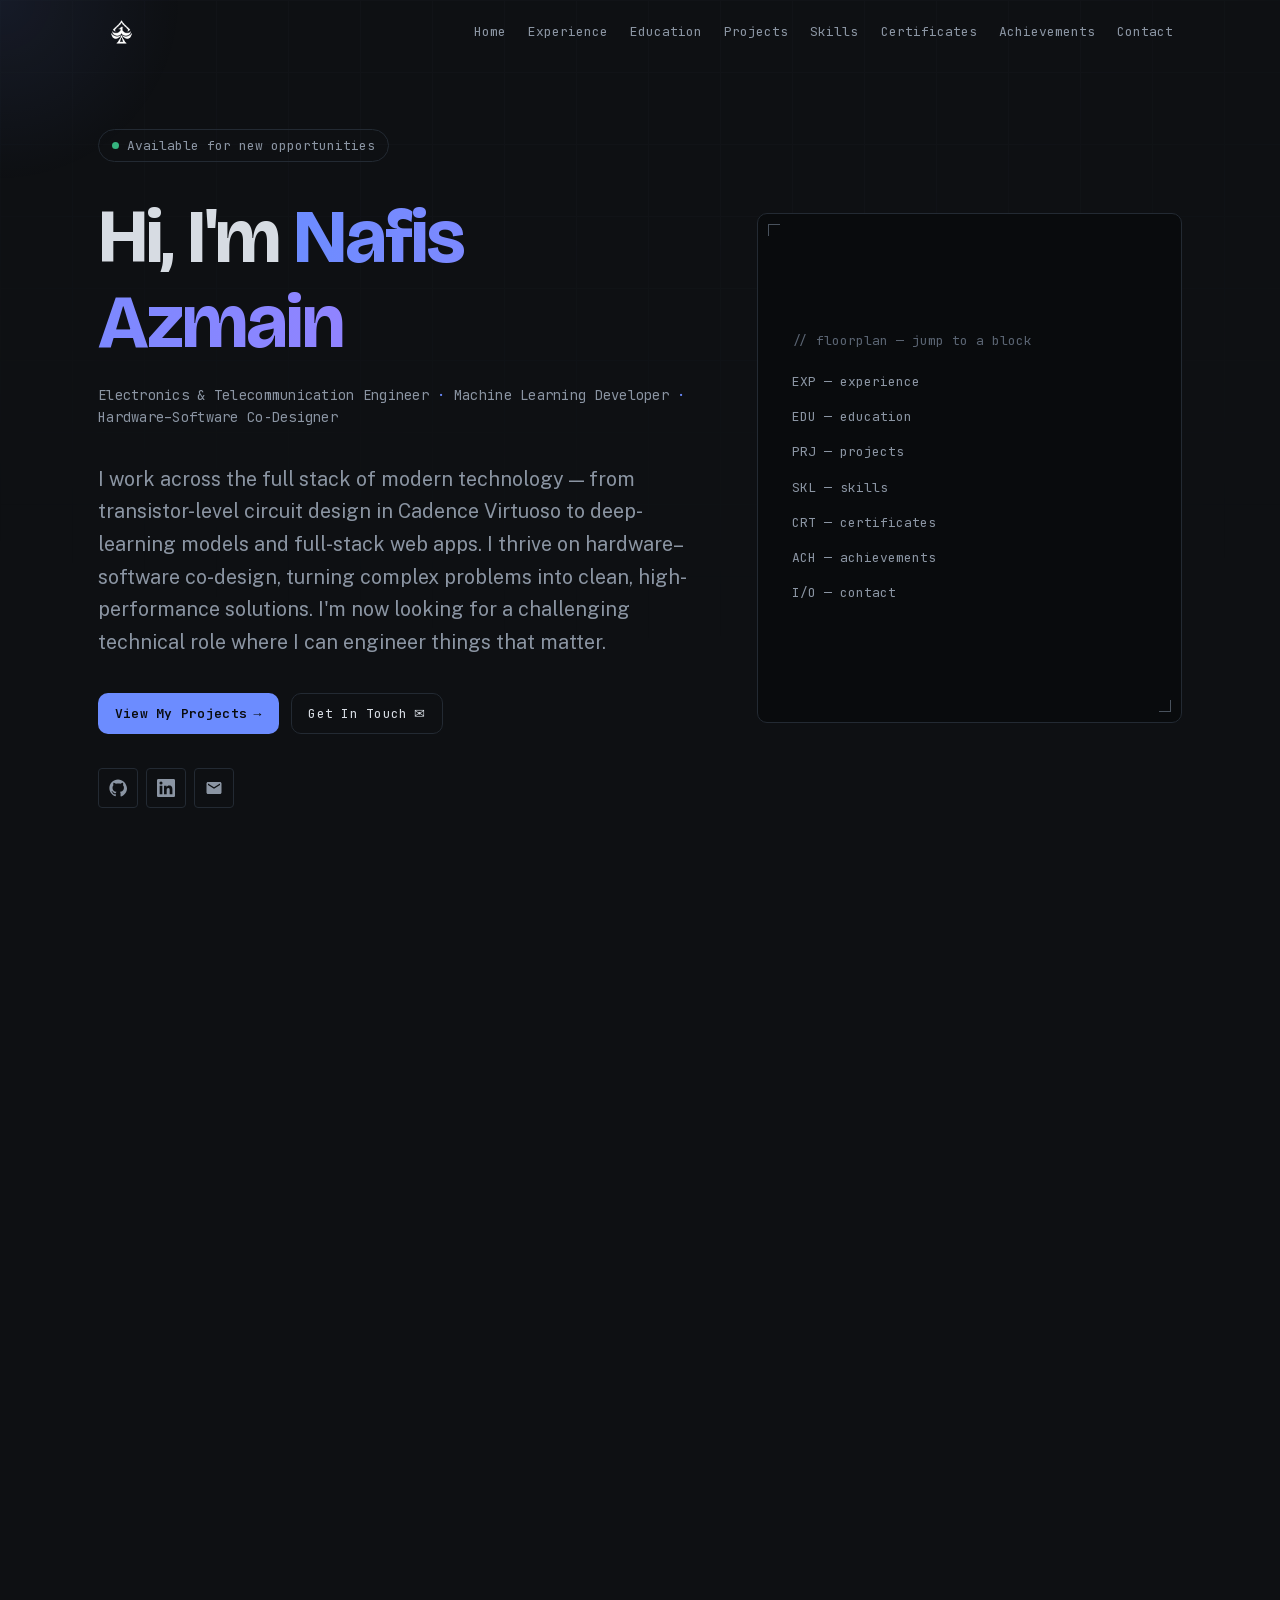
<file: achievements.html>
<!doctype html><html lang="en"><head>
<meta charset="utf-8">
<title>Redirecting…</title>
<link rel="canonical" href="index.html#achievements">
<meta http-equiv="refresh" content="0; url=index.html#achievements">
</head><body><a href="index.html#achievements">Continue to the portfolio</a></body></html>
</file>
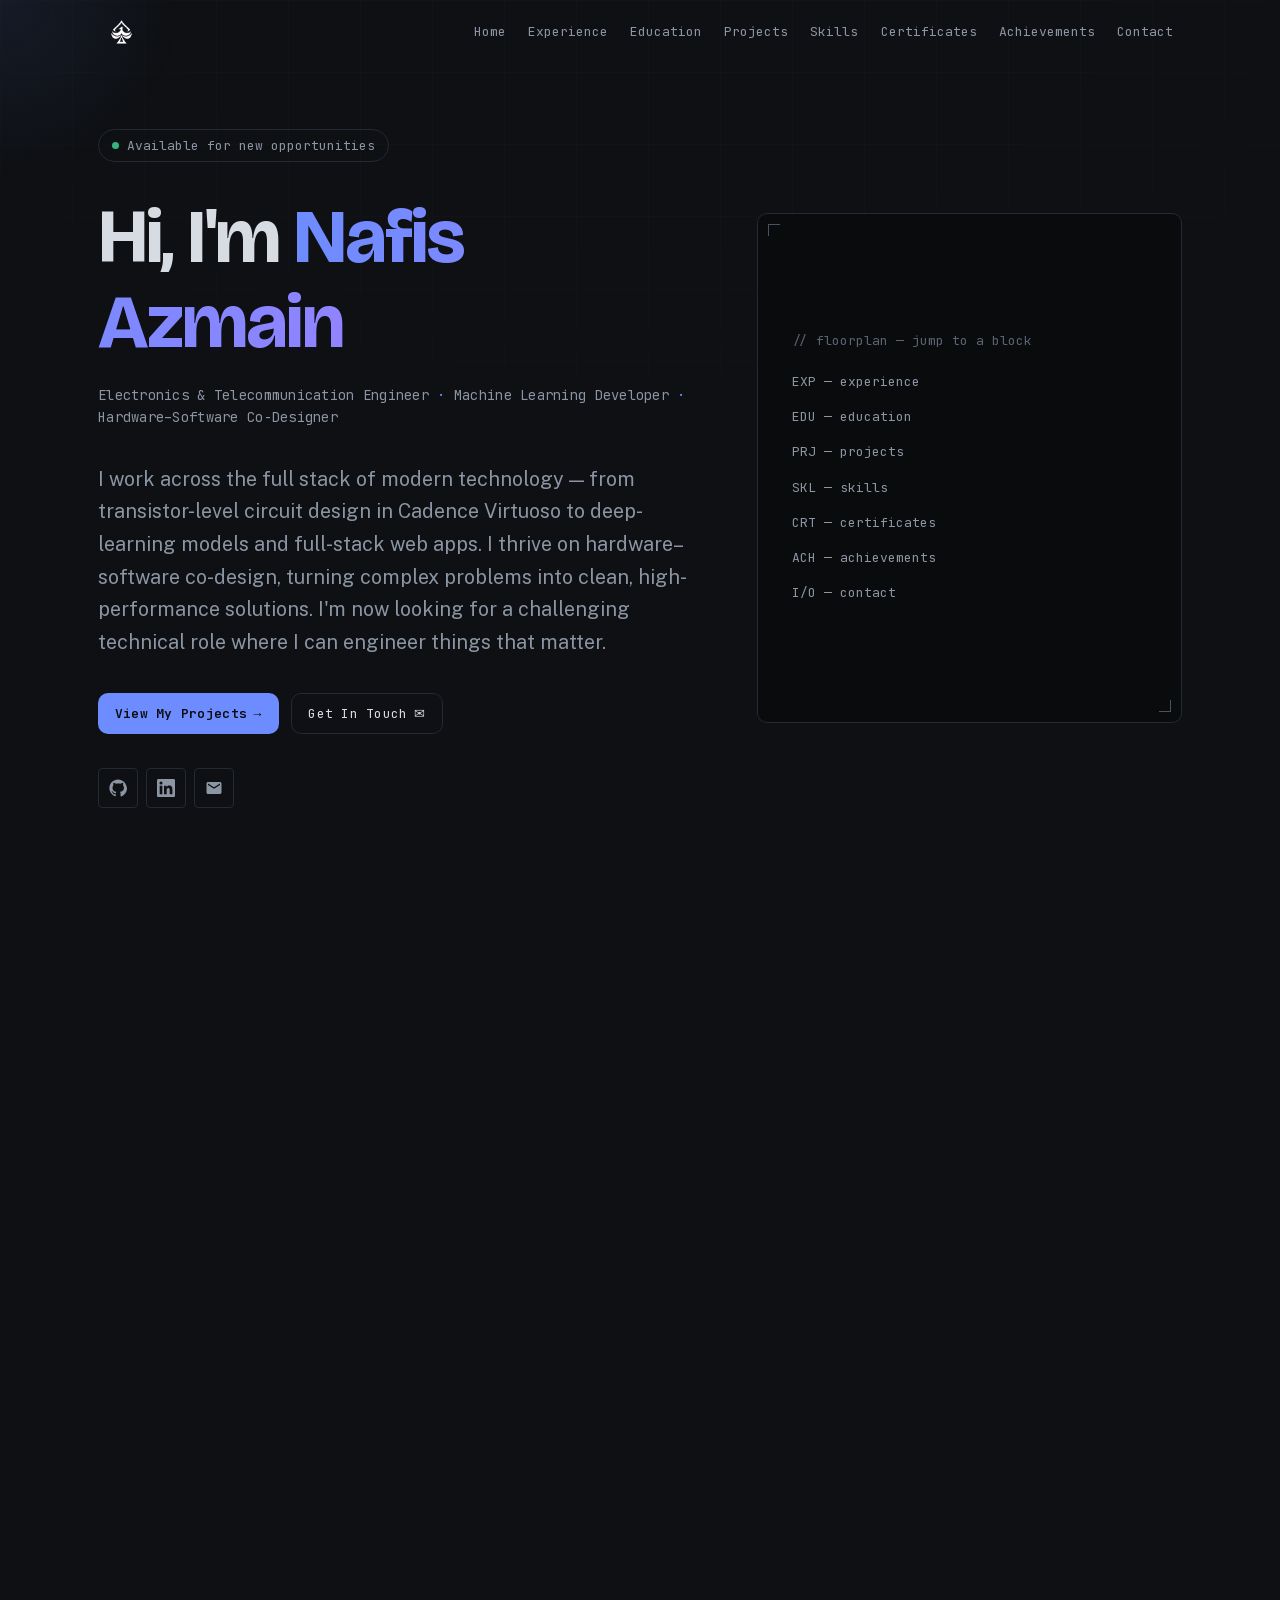
<file: certifications.html>
<!doctype html><html lang="en"><head>
<meta charset="utf-8">
<title>Redirecting…</title>
<link rel="canonical" href="index.html#certifications">
<meta http-equiv="refresh" content="0; url=index.html#certifications">
</head><body><a href="index.html#certifications">Continue to the portfolio</a></body></html>
</file>
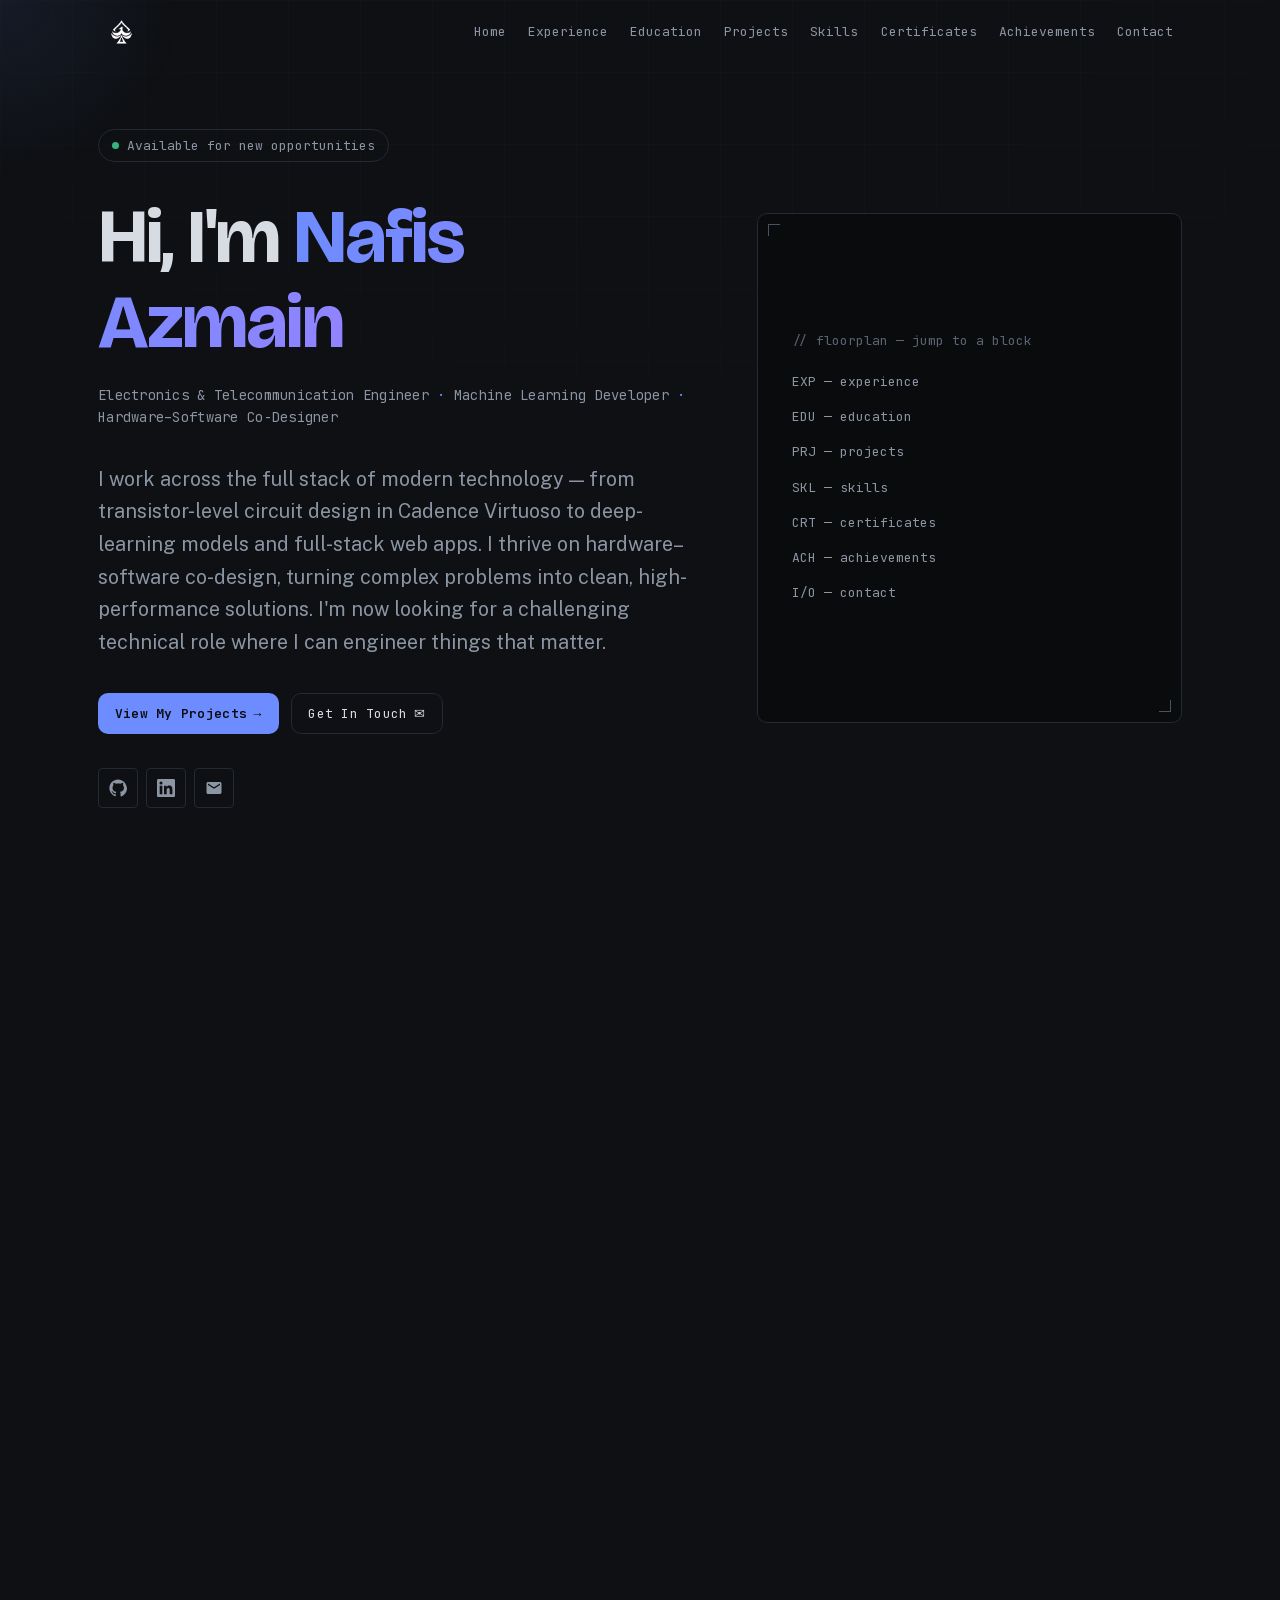
<file: contact.html>
<!doctype html><html lang="en"><head>
<meta charset="utf-8">
<title>Redirecting…</title>
<link rel="canonical" href="index.html#contact">
<meta http-equiv="refresh" content="0; url=index.html#contact">
</head><body><a href="index.html#contact">Continue to the portfolio</a></body></html>
</file>
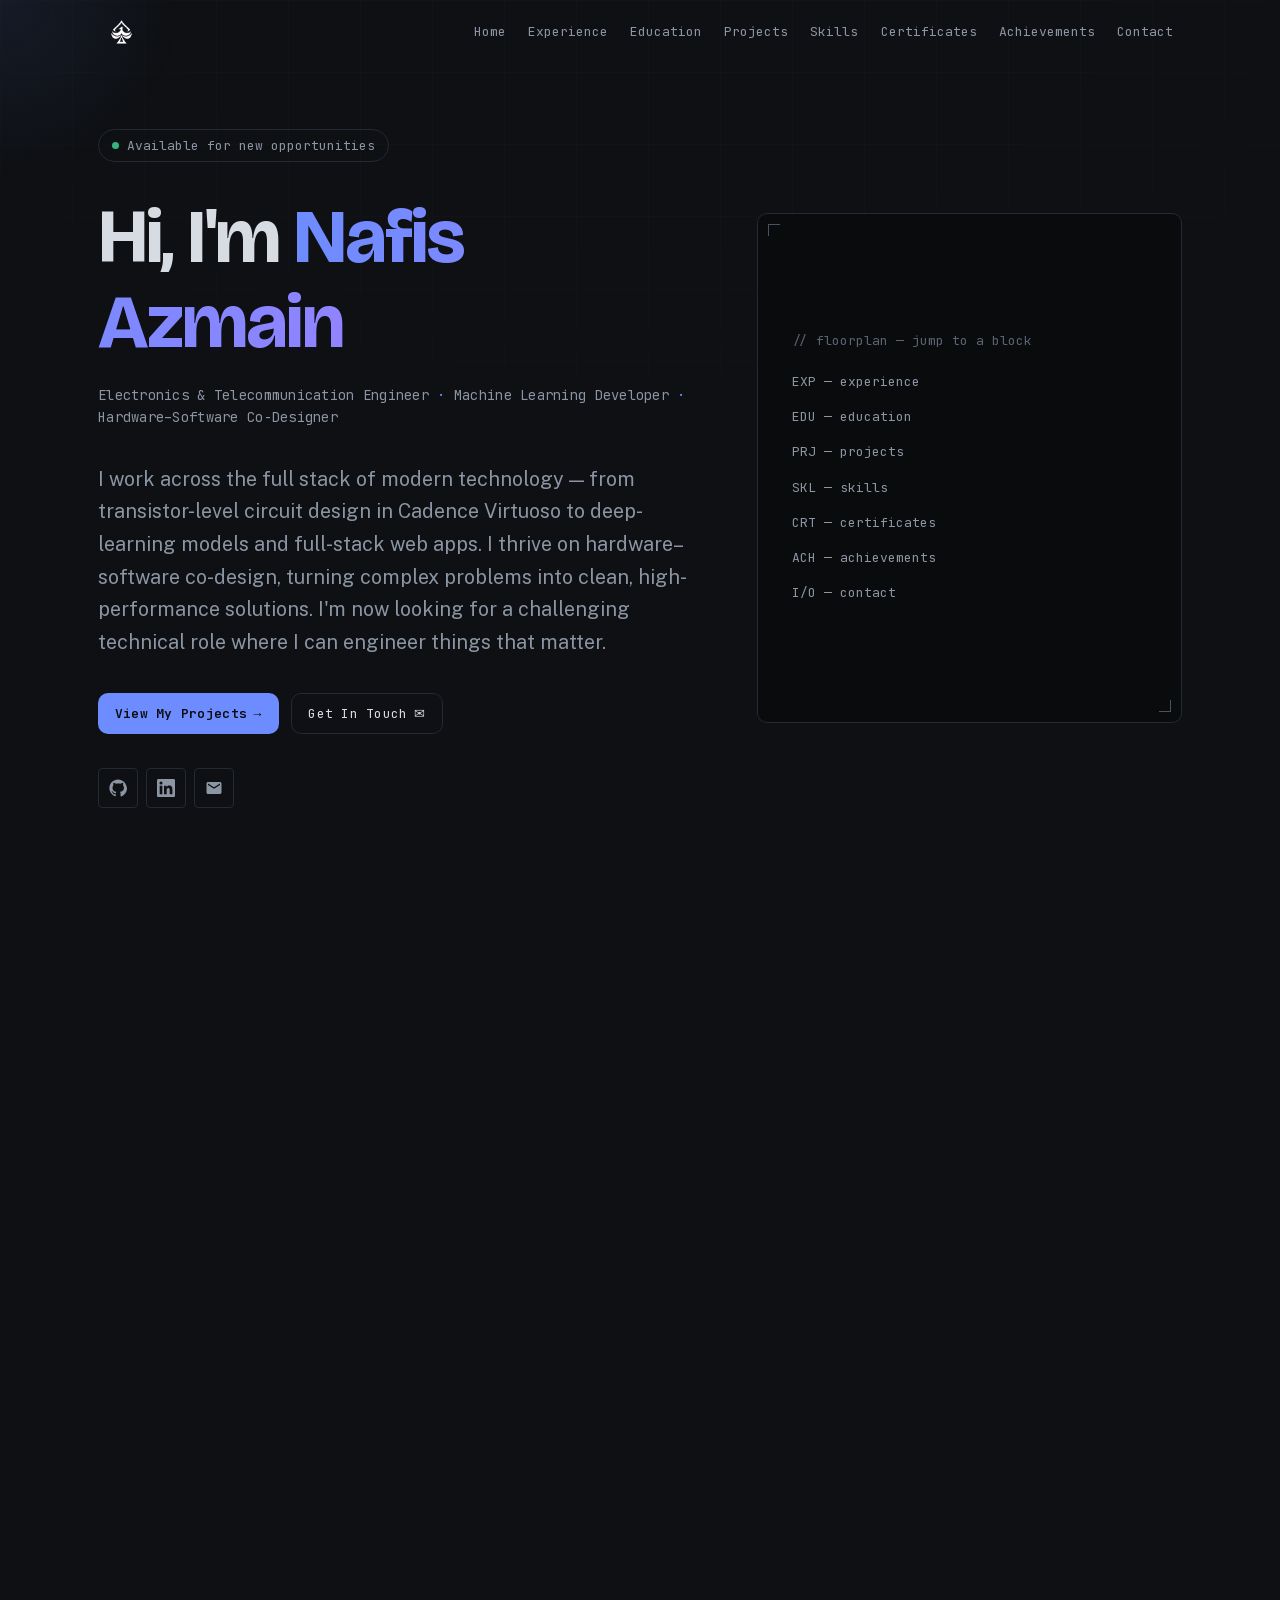
<file: education.html>
<!doctype html><html lang="en"><head>
<meta charset="utf-8">
<title>Redirecting…</title>
<link rel="canonical" href="index.html#education">
<meta http-equiv="refresh" content="0; url=index.html#education">
</head><body><a href="index.html#education">Continue to the portfolio</a></body></html>
</file>
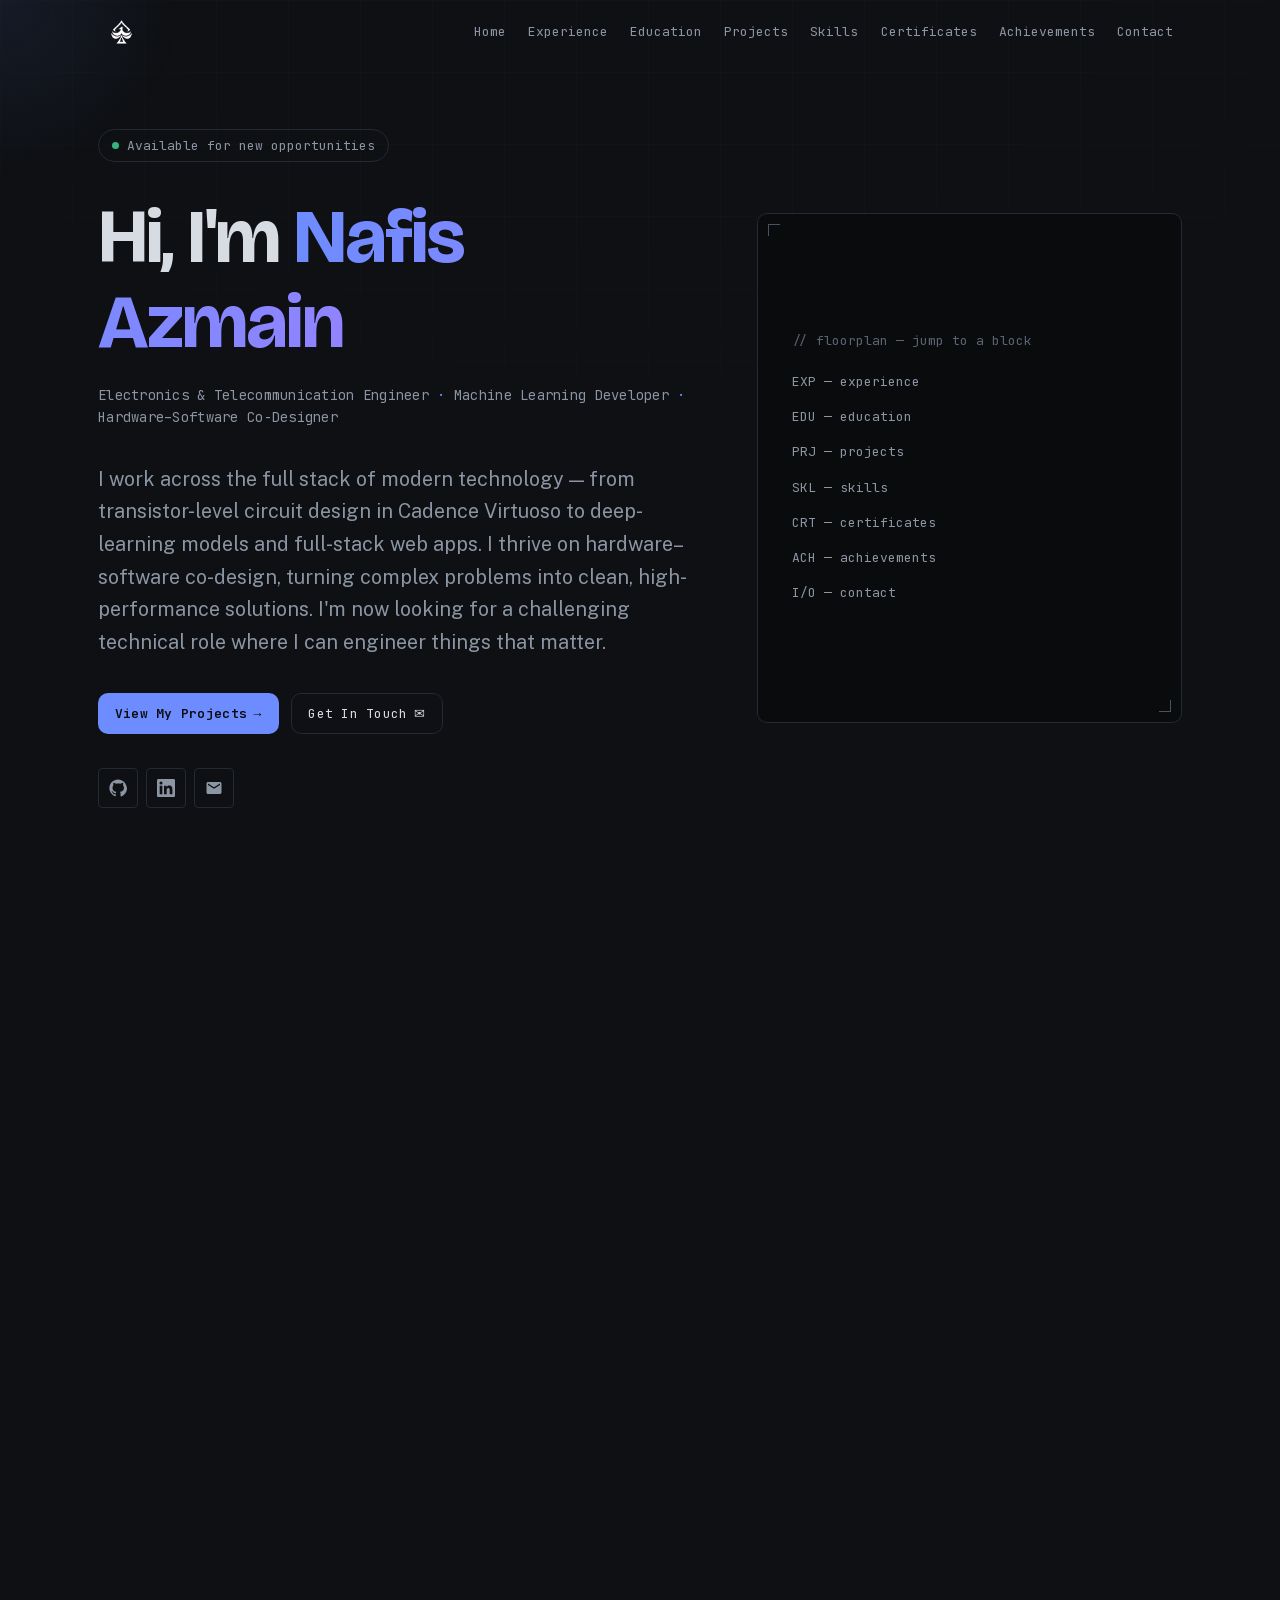
<file: experience.html>
<!doctype html><html lang="en"><head>
<meta charset="utf-8">
<title>Redirecting…</title>
<link rel="canonical" href="index.html#experience">
<meta http-equiv="refresh" content="0; url=index.html#experience">
</head><body><a href="index.html#experience">Continue to the portfolio</a></body></html>
</file>
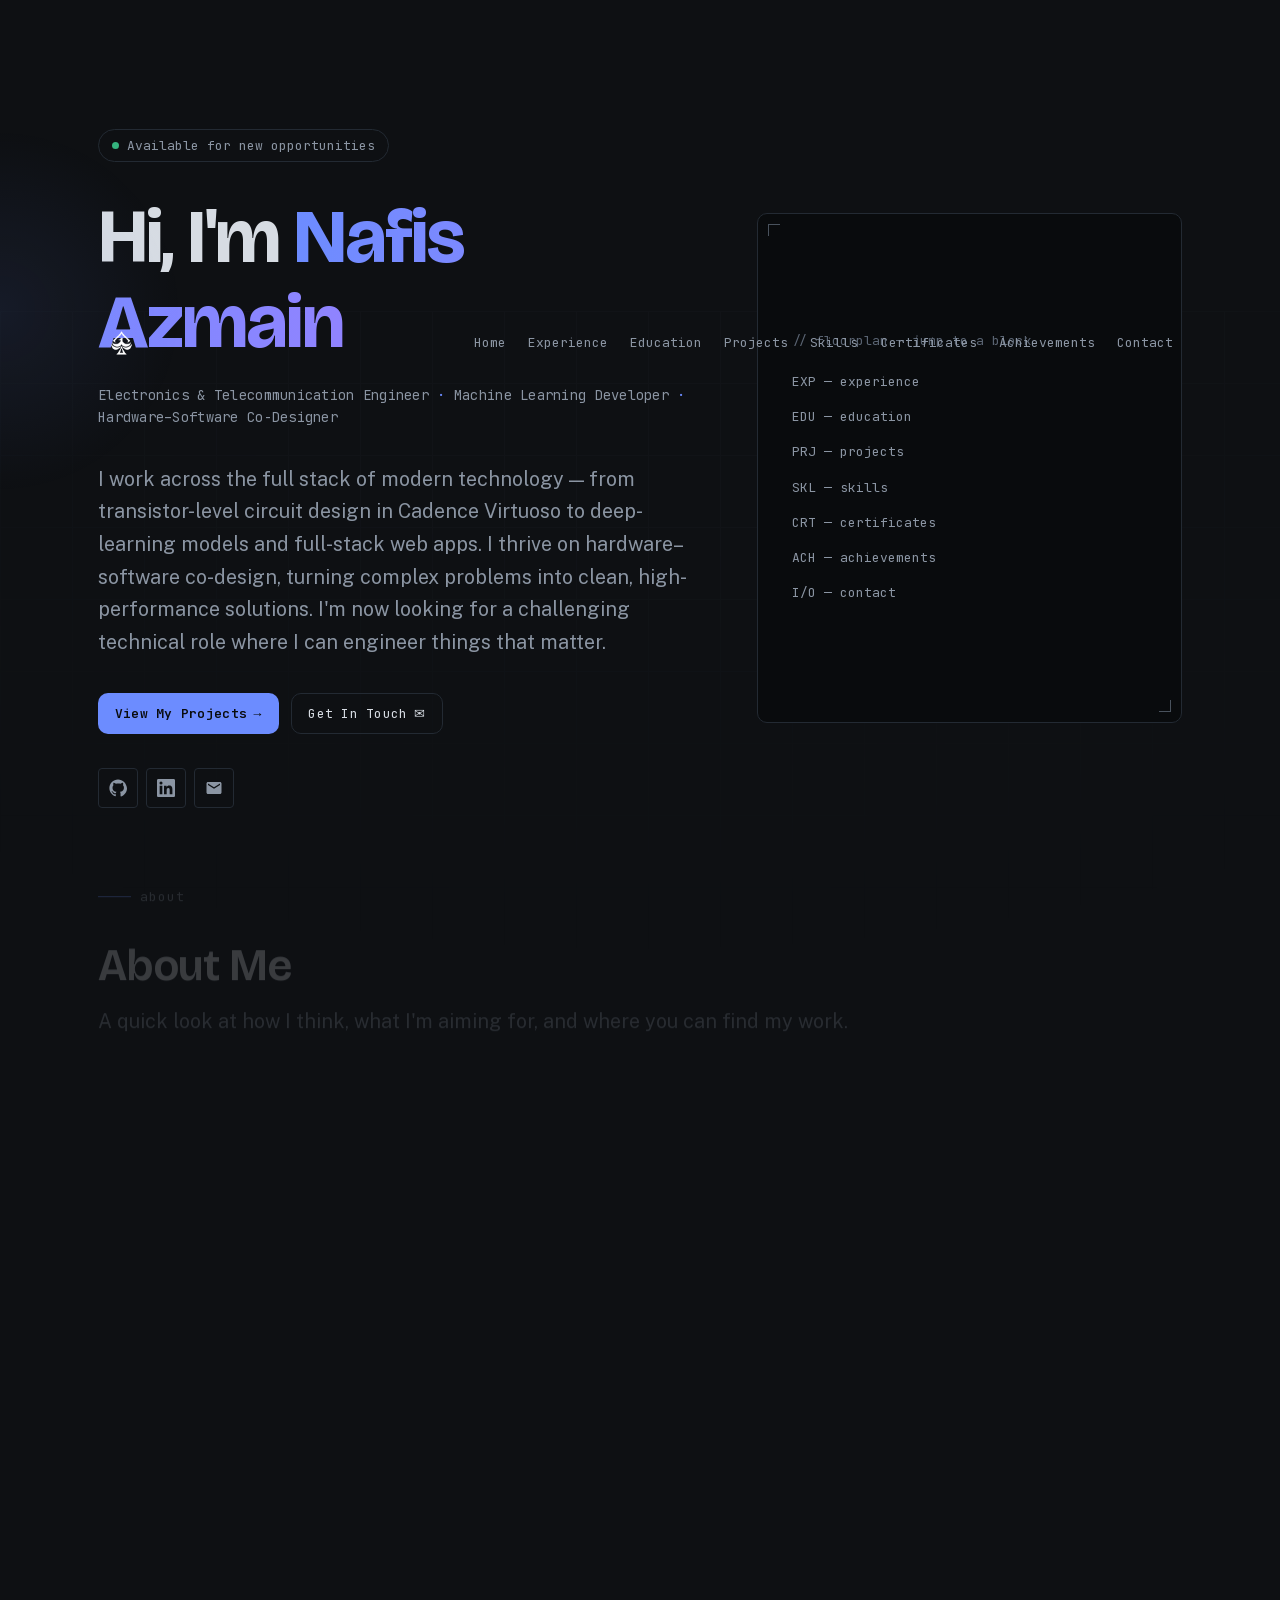
<file: projects.html>
<!doctype html><html lang="en"><head>
<meta charset="utf-8">
<title>Redirecting…</title>
<link rel="canonical" href="index.html#projects">
<meta http-equiv="refresh" content="0; url=index.html#projects">
</head><body><a href="index.html#projects">Continue to the portfolio</a></body></html>
</file>
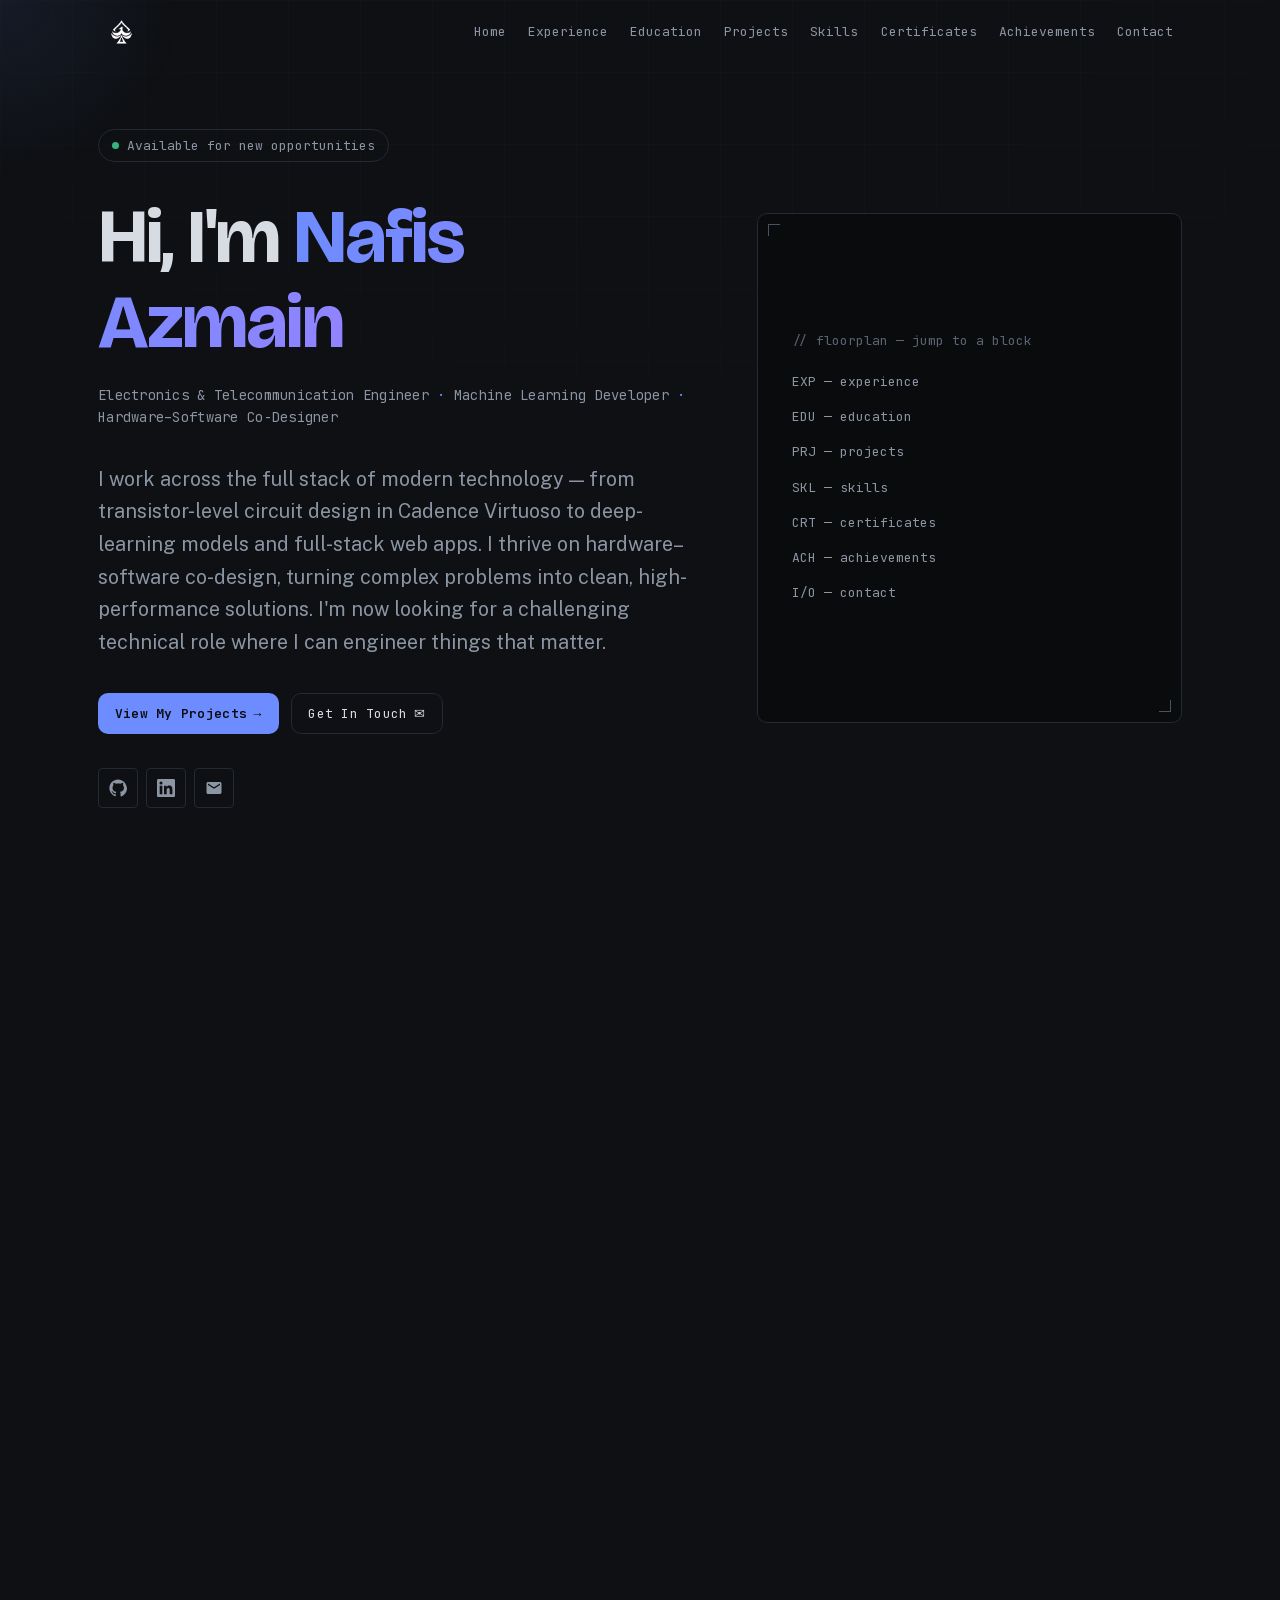
<file: skills.html>
<!doctype html><html lang="en"><head>
<meta charset="utf-8">
<title>Redirecting…</title>
<link rel="canonical" href="index.html#skills">
<meta http-equiv="refresh" content="0; url=index.html#skills">
</head><body><a href="index.html#skills">Continue to the portfolio</a></body></html>
</file>
<file: assets/css/site.css>
/* ============================================================
   NAFIS AZMAIN — SITE STYLES
   Design direction: IC layout. Substrate darks, metal text,
   a via-blue interactive accent, and five mask-layer colors
   that categorize projects and skills semantically.
   Layer order is load-bearing — see CLAUDE.md.
============================================================ */

@layer tokens, base, layout, components, sections, motion, utilities;

/* ---------- TOKENS ---------- */
@layer tokens {
  :root {
    /* Substrate */
    --bg:          #0E1013;
    --bg-raised:   #151920;
    --bg-sunken:   #090B0D;
    --rule:        #232A33;

    /* Metal — text */
    --text:        #D7DCE3;
    --text-dim:    #8B95A3;
    --text-faint:  #5A6472;  /* decoration only — fails contrast on --bg */

    /* Interactive accent (a via connects layers — so it connects the user to the page) */
    --via:         #6C8CFF;
    --accent:      var(--via);

    /* Mask layers — one per project category. Semantic, not decorative. */
    --layer-ml:       #A97BFF;
    --layer-cv:       #35B37E;
    --layer-vlsi:     #E4572E;
    --layer-embedded: #E0B33C;
    --layer-web:      #3FA9C9;
    --layer-genai:    #6FD7C8;

    /* Radii */
    --r-1: 4px;  --r-2: 10px;  --r-3: 18px;

    /* Elevation + glow */
    --shadow-1: 0 1px 2px rgb(0 0 0 / .4);
    --shadow-2: 0 12px 32px -12px rgb(0 0 0 / .6);
    --glow: 0 0 0 1px color-mix(in oklab, var(--accent) 35%, transparent),
            0 0 40px -12px var(--accent);

    /* Fluid space scale */
    --step--1: clamp(.75rem, .7rem + .2vw, .875rem);
    --step-0:  clamp(1rem, .95rem + .25vw, 1.125rem);
    --step-1:  clamp(1.5rem, 1.3rem + 1vw, 2.25rem);
    --step-2:  clamp(2.5rem, 2rem + 2.5vw, 4rem);
    --step-3:  clamp(4rem, 3rem + 5vw, 8rem);

    /* Fluid type scale */
    --fs-hero: clamp(2.5rem, 1.6rem + 4.2vw, 4.75rem);
    --fs-h2:   clamp(1.75rem, 1.4rem + 1.7vw, 2.75rem);
    --fs-h3:   clamp(1.125rem, 1.05rem + .4vw, 1.375rem);
    --fs-sub:  clamp(1.05rem, 1rem + .3vw, 1.25rem);
    --fs-mono: .8125rem;

    /* Layout */
    --maxw: 1180px;
    --gutter: clamp(1rem, 4vw, 3rem);
    --header-h: 64px;

    /* Motion */
    --e-out:  cubic-bezier(.16, 1, .3, 1);
    --e-io:   cubic-bezier(.65, 0, .35, 1);
    --d-1: .18s;  --d-2: .45s;  --d-3: .9s;

    /* Type stacks */
    --font-display: "Bricolage Grotesque", "Bricolage Fallback", system-ui, sans-serif;
    --font-body:    "Public Sans", "Public Sans Fallback", system-ui, sans-serif;
    --font-mono:    "JetBrains Mono", "JetBrains Mono Fallback", ui-monospace, monospace;
  }

  @media (prefers-contrast: more) {
    :root {
      --rule: #3D4756;
      --text-dim: #AAB4C2;
      --text-faint: #8B95A3;
    }
  }
}

/* Animatable custom properties (must live outside @layer to register early) */
@property --po {
  syntax: "<number>";
  inherits: true;
  initial-value: 0;
}

/* ---------- BASE ---------- */
@layer base {
  /* Self-hosted fonts — no CDN */
  @font-face {
    font-family: "Bricolage Grotesque";
    src: url("../fonts/bricolage-grotesque-latin-vf.woff2") format("woff2-variations");
    font-weight: 200 800;
    font-style: normal;
    font-display: optional;
  }
  @font-face {
    font-family: "Public Sans";
    src: url("../fonts/public-sans-latin-vf.woff2") format("woff2-variations");
    font-weight: 100 900;
    font-style: normal;
    font-display: optional;
  }
  @font-face {
    font-family: "JetBrains Mono";
    src: url("../fonts/jetbrains-mono-latin-vf.woff2") format("woff2-variations");
    font-weight: 100 800;
    font-style: normal;
    font-display: optional;
  }
  /* Metric-matched local fallbacks — kill layout shift while woff2 loads */
  @font-face {
    font-family: "Bricolage Fallback";
    src: local("Arial");
    size-adjust: 102%;
    ascent-override: 94%;
    descent-override: 24%;
    line-gap-override: 0%;
  }
  @font-face {
    font-family: "Public Sans Fallback";
    src: local("Arial");
    size-adjust: 104%;
    ascent-override: 94%;
    descent-override: 25%;
    line-gap-override: 0%;
  }
  @font-face {
    font-family: "JetBrains Mono Fallback";
    src: local("Courier New");
    size-adjust: 99.6%;
    ascent-override: 102%;
    descent-override: 30%;
    line-gap-override: 0%;
  }

  *, *::before, *::after { box-sizing: border-box; }

  html {
    -webkit-text-size-adjust: 100%;
    color-scheme: dark;
  }
  /* Native smooth anchors as the no-JS / no-Lenis baseline */
  @media (prefers-reduced-motion: no-preference) {
    html { scroll-behavior: smooth; }
  }

  body {
    margin: 0;
    font-family: var(--font-body);
    font-size: var(--step-0);
    line-height: 1.65;
    color: var(--text);
    background: var(--bg);
    -webkit-font-smoothing: antialiased;
    min-height: 100vh;
  }

  /* Substrate grid — faint, fixed, behind everything */
  body::before {
    content: "";
    position: fixed;
    inset: 0;
    z-index: -1;
    pointer-events: none;
    background:
      linear-gradient(var(--rule) 1px, transparent 1px) 0 0 / 100% 72px,
      linear-gradient(90deg, var(--rule) 1px, transparent 1px) 0 0 / 72px 100%;
    opacity: .14;
    mask-image: radial-gradient(ellipse 120% 90% at 50% 0%, black 30%, transparent 80%);
  }

  h1, h2, h3, h4 {
    font-family: var(--font-display);
    font-optical-sizing: auto;
    font-weight: 640;
    letter-spacing: -.015em;
    line-height: 1.12;
    margin: 0;
  }
  p { margin: 0; }
  ul, ol { margin: 0; padding: 0; }
  img, svg, canvas { display: block; max-width: 100%; }
  img { height: auto; }

  a { color: var(--via); text-decoration: none; }
  a:hover { text-decoration: underline; text-underline-offset: .2em; }

  button {
    font: inherit;
    color: inherit;
    background: none;
    border: 0;
    padding: 0;
    cursor: pointer;
  }

  /* Author display rules (e.g. .proj-card { display:flex }) must never
     defeat the hidden attribute — filtering relies on it */
  [hidden] { display: none !important; }

  ::selection { background: color-mix(in oklab, var(--via) 35%, transparent); }

  :focus-visible {
    outline: 2px solid var(--via);
    outline-offset: 3px;
    border-radius: var(--r-1);
  }

  .skip-link {
    position: absolute;
    left: var(--gutter);
    top: calc(-1 * var(--step-2));
    z-index: 100;
    padding: .6em 1em;
    background: var(--bg-raised);
    border: 1px solid var(--rule);
    border-radius: var(--r-1);
    font-family: var(--font-mono);
    font-size: var(--fs-mono);
    transition: top var(--d-1) var(--e-out);
  }
  .skip-link:focus-visible { top: var(--step--1); }

  /* Lenis required styles (inlined — we never fetch lenis.css) */
  html.lenis, html.lenis body { height: auto; }
  .lenis.lenis-smooth { scroll-behavior: auto !important; }
  .lenis.lenis-smooth [data-lenis-prevent] { overscroll-behavior: contain; }
  .lenis.lenis-stopped { overflow: hidden; }
  .lenis.lenis-smooth iframe { pointer-events: none; }

  @media (forced-colors: active) {
    body::before { display: none; }
    * { box-shadow: none !important; }
  }
}

/* ---------- LAYOUT ---------- */
@layer layout {
  .container {
    max-width: var(--maxw);
    margin-inline: auto;
    padding-inline: var(--gutter);
  }

  .section {
    padding-block: var(--step-3);
    scroll-margin-top: calc(var(--header-h) + var(--step-1));
    border-top: 1px solid color-mix(in oklab, var(--rule) 55%, transparent);
    /* Below-fold sections skip style/layout/paint until near the viewport —
       this is what keeps first paint fast on a single-page site */
    content-visibility: auto;
    contain-intrinsic-size: auto 1000px;
  }
  .section:first-of-type { border-top: 0; }

  .section-head { max-width: 80ch; margin-bottom: var(--step-2); }

  .sec-eyebrow {
    display: flex;
    align-items: center;
    gap: .75em;
    font-family: var(--font-mono);
    font-size: var(--fs-mono);
    color: var(--text-dim);
    letter-spacing: .08em;
    margin-bottom: var(--step-1);
  }
  .sec-eyebrow::before {
    content: "";
    width: 2.5em;
    height: 1px;
    background: var(--via);
  }
  .sec-eyebrow .sec-num { color: var(--via); }

  .sec-title { font-size: var(--fs-h2); }
  .sec-sub { color: var(--text-dim); font-size: var(--fs-sub); margin-top: .75em; }
}

/* ---------- COMPONENTS ---------- */
@layer components {

  /* --- Header --- */
  .site-header {
    position: fixed;
    inset: 0 0 auto;
    z-index: 50;
    height: var(--header-h);
    display: flex;
    align-items: center;
    transition: background-color var(--d-2) var(--e-out), border-color var(--d-2) var(--e-out);
    border-bottom: 1px solid transparent;
  }
  html[data-scrolled] .site-header {
    background: color-mix(in srgb, var(--bg) 82%, transparent);
    backdrop-filter: blur(12px);
    border-bottom-color: var(--rule);
  }
  .nav-bar {
    width: 100%;
    display: flex;
    align-items: center;
    justify-content: space-between;
    gap: var(--step-1);
  }
  .wordmark { display: inline-flex; align-items: center; gap: .6em; }
  .wordmark img { height: 32px; width: auto; border-radius: var(--r-1); }
  .wordmark .wm-name {
    font-family: var(--font-mono);
    font-size: var(--fs-mono);
    color: var(--text);
    letter-spacing: .04em;
  }
  .wordmark:hover { text-decoration: none; }

  .nav-links {
    display: flex;
    gap: .25rem;
    list-style: none;
  }
  .nav-links a {
    display: block;
    padding: .45em .7em;
    font-family: var(--font-mono);
    font-size: var(--fs-mono);
    color: var(--text-dim);
    border-radius: var(--r-1);
    transition: color var(--d-1) var(--e-out), background-color var(--d-1) var(--e-out);
  }
  .nav-links a:hover { color: var(--text); text-decoration: none; background: var(--bg-raised); }
  .nav-links a[aria-current="true"] {
    color: var(--via);
    background: color-mix(in oklab, var(--via) 12%, transparent);
  }

  .nav-toggle {
    display: none;
    width: 44px;
    height: 44px;
    border: 1px solid var(--rule);
    border-radius: var(--r-1);
    place-items: center;
  }
  .nav-toggle svg { width: 20px; height: 20px; stroke: var(--text); }

  /* Mobile drawer — native popover */
  .nav-drawer {
    position: fixed;
    inset: 0;
    width: 100vw;
    height: 100dvh;
    max-width: none;
    max-height: none;
    border: 0;
    margin: 0;
    padding: calc(var(--header-h) + var(--step-1)) var(--gutter) var(--step-2);
    background: color-mix(in srgb, var(--bg) 96%, transparent);
    backdrop-filter: blur(16px);
    color: var(--text);
  }
  .nav-drawer ul { list-style: none; display: grid; gap: .25rem; }
  .nav-drawer a {
    display: block;
    padding: .8em .5em;
    font-family: var(--font-display);
    font-size: var(--fs-h3);
    color: var(--text);
    border-bottom: 1px solid var(--rule);
  }
  .nav-drawer a:hover { color: var(--via); text-decoration: none; }
  .nav-drawer a[aria-current="true"] { color: var(--via); }
  .drawer-close {
    position: absolute;
    top: calc((var(--header-h) - 44px) / 2);
    right: var(--gutter);
    width: 44px;
    height: 44px;
    display: grid;
    place-items: center;
    border: 1px solid var(--rule);
    border-radius: var(--r-1);
  }
  .drawer-close svg { width: 20px; height: 20px; stroke: var(--text); }

  @media (max-width: 860px) {
    .nav-links { display: none; }
    .nav-toggle { display: grid; }
  }
  @media (min-width: 861px) {
    .nav-drawer { display: none; }
  }

  /* --- Buttons --- */
  .btn {
    display: inline-flex;
    align-items: center;
    gap: .5em;
    padding: .7em 1.3em;
    border-radius: var(--r-2);
    font-family: var(--font-mono);
    font-size: var(--fs-mono);
    letter-spacing: .02em;
    transition: box-shadow var(--d-2) var(--e-out), background-color var(--d-1) var(--e-out),
                color var(--d-1) var(--e-out), border-color var(--d-1) var(--e-out);
  }
  .btn:hover { text-decoration: none; }
  .btn-primary {
    background: var(--via);
    color: var(--bg-sunken);
    font-weight: 600;
  }
  .btn-primary:hover { box-shadow: var(--glow); }
  .btn-ghost {
    border: 1px solid var(--rule);
    color: var(--text);
  }
  .btn-ghost:hover { border-color: var(--via); color: var(--via); }

  /* --- Chips & pills --- */
  .chip {
    display: inline-flex;
    align-items: center;
    gap: .5em;
    font-family: var(--font-mono);
    font-size: var(--fs-mono);
    text-transform: lowercase;
    letter-spacing: .03em;
    color: color-mix(in oklab, var(--c, var(--via)) 72%, white);
  }
  .chip::before {
    content: "";
    width: .6em;
    height: .6em;
    background: var(--c, var(--via));
    border-radius: 1px;
  }

  .pill {
    display: inline-block;
    padding: .25em .7em;
    font-family: var(--font-mono);
    font-size: var(--fs-mono);
    color: var(--text-dim);
    border: 1px solid var(--rule);
    border-radius: 100px;
    white-space: nowrap;
  }
  .pills { display: flex; flex-wrap: wrap; gap: .4rem; }

  /* --- Card --- */
  .card {
    background: var(--bg-raised);
    border: 1px solid var(--rule);
    border-radius: var(--r-2);
    padding: var(--step-1);
  }

  /* --- Stat --- */
  .stat-row {
    display: grid;
    grid-template-columns: repeat(auto-fit, minmax(150px, 1fr));
    gap: 1px;
    background: var(--rule);
    border: 1px solid var(--rule);
    border-radius: var(--r-2);
    overflow: hidden;
  }
  .stat {
    background: var(--bg-raised);
    padding: var(--step-1);
    text-align: center;
  }
  .stat-num {
    font-family: var(--font-mono);
    font-size: var(--fs-h2);
    font-weight: 700;
    color: var(--via);
    font-variant-numeric: tabular-nums;
  }
  .stat-label {
    font-size: var(--step--1);
    color: var(--text-dim);
    margin-top: .35em;
  }

  /* --- Skill bars --- */
  .sk-row {
    display: grid;
    grid-template-columns: 1fr auto;
    gap: .35rem .75rem;
    align-items: baseline;
    padding-block: .55rem;
  }
  .sk-name { font-size: var(--step--1); }
  .sk-pct {
    font-family: var(--font-mono);
    font-size: var(--fs-mono);
    color: var(--text-dim);
    font-variant-numeric: tabular-nums;
  }
  .sk-bar {
    grid-column: 1 / -1;
    height: 6px;
    background: var(--bg-sunken);
    border: 1px solid var(--rule);
    border-radius: 100px;
    overflow: hidden;
  }
  .sk-fill {
    display: block;
    height: 100%;
    width: var(--sk); /* no-JS fallback: final width straight from markup */
    background: var(--sk-c, var(--via));
    border-radius: inherit;
  }
  /* With JS + motion, skills.js animates 0 → var(--sk) */
  html.js.motion-ok .sk-fill { width: 0; transition: width var(--d-3) var(--e-out); }
  html.js.motion-ok .sk-fill.in { width: var(--sk); }
  @media (forced-colors: active) {
    .sk-fill { forced-color-adjust: none; background: CanvasText; }
  }

  /* --- Dialog --- */
  .proj-dialog {
    width: min(92vw, 640px);
    background: var(--bg-raised);
    color: var(--text);
    border: 1px solid var(--rule);
    border-radius: var(--r-3);
    padding: var(--step-1);
    box-shadow: var(--shadow-2);
  }
  .proj-dialog::backdrop {
    background: rgb(0 0 0 / .6);
    backdrop-filter: blur(4px);
  }
  .dialog-head {
    display: flex;
    align-items: start;
    justify-content: space-between;
    gap: var(--step-0);
    margin-bottom: var(--step-0);
  }
  .dialog-close {
    width: 40px;
    height: 40px;
    flex: none;
    display: grid;
    place-items: center;
    border: 1px solid var(--rule);
    border-radius: var(--r-1);
    color: var(--text-dim);
  }
  .dialog-close:hover { color: var(--text); border-color: var(--via); }
  .dialog-body > * + * { margin-top: var(--step-0); }
  .dialog-body h4 {
    font-family: var(--font-mono);
    font-size: var(--fs-mono);
    font-weight: 500;
    text-transform: lowercase;
    letter-spacing: .08em;
    color: var(--text-dim);
  }
  .dialog-links { display: flex; flex-wrap: wrap; gap: .75rem; }

  /* --- Form --- */
  .field { display: grid; gap: .4rem; margin-bottom: var(--step-0); }
  .field label {
    font-family: var(--font-mono);
    font-size: var(--fs-mono);
    color: var(--text-dim);
    letter-spacing: .04em;
  }
  .field input,
  .field textarea {
    font: inherit;
    color: var(--text);
    background: var(--bg-sunken);
    border: 1px solid var(--rule);
    border-radius: var(--r-1);
    padding: .65em .8em;
    transition: border-color var(--d-1) var(--e-out);
  }
  .field textarea { resize: vertical; min-height: 8em; }
  .field input:focus-visible,
  .field textarea:focus-visible { outline-offset: 0; outline-width: 1px; border-color: var(--via); }
  .field input:user-invalid,
  .field textarea:user-invalid { border-color: var(--layer-vlsi); }
  .form-status {
    min-height: 1.5em;
    font-family: var(--font-mono);
    font-size: var(--fs-mono);
    margin-top: var(--step-0);
  }
  .form-status[data-state="ok"] { color: var(--layer-cv); }
  .form-status[data-state="err"] { color: color-mix(in oklab, var(--layer-vlsi) 72%, white); }
  .honeypot { position: absolute; left: -9999px; width: 1px; height: 1px; overflow: hidden; }

  /* --- Footer --- */
  .site-footer {
    border-top: 1px solid var(--rule);
    padding-block: var(--step-1);
    font-size: var(--step--1);
    color: var(--text-dim);
  }
  .footer-inner {
    display: flex;
    flex-wrap: wrap;
    align-items: center;
    justify-content: space-between;
    gap: var(--step-0);
  }
  .footer-socials { display: flex; gap: 1.25rem; list-style: none; }
  .footer-socials a { color: var(--text-dim); font-family: var(--font-mono); font-size: var(--fs-mono); }
  .footer-socials a:hover { color: var(--via); }

  /* --- Back to top --- */
  .to-top {
    position: fixed;
    right: var(--gutter);
    bottom: var(--gutter);
    z-index: 40;
    width: 44px;
    height: 44px;
    display: grid;
    place-items: center;
    background: var(--bg-raised);
    border: 1px solid var(--rule);
    border-radius: var(--r-1);
    color: var(--text-dim);
    opacity: 0;
    translate: 0 8px;
    pointer-events: none;
    transition: opacity var(--d-2) var(--e-out), translate var(--d-2) var(--e-out),
                color var(--d-1) var(--e-out), border-color var(--d-1) var(--e-out);
  }
  .to-top[data-show] { opacity: 1; translate: 0 0; pointer-events: auto; }
  .to-top:hover { color: var(--via); border-color: var(--via); }
  .to-top svg { width: 18px; height: 18px; }

  /* --- Cursor glow (fine pointers, motion-ok only; cursor.js drives position) --- */
  .cursor-glow {
    display: none;
    position: fixed;
    left: 0;
    top: 0;
    z-index: 1;
    width: 520px;
    height: 520px;
    margin: -260px 0 0 -260px;
    pointer-events: none;
    border-radius: 50%;
    background: radial-gradient(closest-side, color-mix(in oklab, var(--via) 9%, transparent), transparent 70%);
  }
  @media (pointer: fine) {
    html.js.motion-ok .cursor-glow { display: block; }
  }
}

/* ---------- SECTIONS ---------- */
@layer sections {

  /* --- Hero --- */
  .hero {
    padding-top: calc(var(--header-h) + var(--step-2));
    min-height: min(92vh, 60rem);
    display: grid;
    align-content: center;
  }
  .hero-grid {
    display: grid;
    grid-template-columns: minmax(0, 7fr) minmax(0, 5fr);
    gap: var(--step-2);
    align-items: center;
  }
  @media (max-width: 940px) {
    .hero-grid { grid-template-columns: 1fr; }
  }

  .hero-eyebrow {
    display: inline-flex;
    align-items: center;
    gap: .6em;
    font-family: var(--font-mono);
    font-size: var(--fs-mono);
    color: var(--text-dim);
    border: 1px solid var(--rule);
    border-radius: 100px;
    padding: .35em 1em;
    margin-bottom: var(--step-1);
  }
  .hero-eyebrow .dot {
    width: .55em;
    height: .55em;
    border-radius: 50%;
    background: var(--layer-cv);
  }

  .hero-name {
    font-size: var(--fs-hero);
    font-weight: 720;
    letter-spacing: -.025em;
  }
  .hero-name .grad {
    background: linear-gradient(92deg, var(--via), color-mix(in oklab, var(--via) 45%, var(--layer-ml)));
    -webkit-background-clip: text;
    background-clip: text;
    color: transparent;
  }

  .hero-tagline {
    margin-top: var(--step-0);
    font-family: var(--font-mono);
    font-size: var(--step--1);
    color: var(--text-dim);
    letter-spacing: .02em;
  }
  .hero-tagline .role { color: var(--via); }

  .hero-intro {
    margin-top: var(--step-1);
    color: var(--text-dim);
    font-size: var(--fs-sub);
  }

  .cta-row {
    display: flex;
    flex-wrap: wrap;
    gap: .75rem;
    margin-top: var(--step-1);
  }

  .socials {
    display: flex;
    gap: .5rem;
    list-style: none;
    margin-top: var(--step-1);
  }
  .socials a {
    display: grid;
    place-items: center;
    width: 40px;
    height: 40px;
    border: 1px solid var(--rule);
    border-radius: var(--r-1);
    color: var(--text-dim);
    transition: color var(--d-1) var(--e-out), border-color var(--d-1) var(--e-out);
  }
  .socials a:hover { color: var(--via); border-color: var(--via); }
  .socials svg { width: 18px; height: 18px; }

  /* Floorplan board */
  .hero-board {
    position: relative;
    aspect-ratio: 5 / 6;
    max-height: 66vh;
    background: var(--bg-sunken);
    border: 1px solid var(--rule);
    border-radius: var(--r-2);
    overflow: hidden;
  }
  .hero-board::after { /* die-corner reference marks */
    content: "";
    position: absolute;
    inset: 10px;
    pointer-events: none;
    background:
      linear-gradient(var(--text-faint), var(--text-faint)) 0 0 / 12px 1px,
      linear-gradient(var(--text-faint), var(--text-faint)) 0 0 / 1px 12px,
      linear-gradient(var(--text-faint), var(--text-faint)) 100% 100% / 12px 1px,
      linear-gradient(var(--text-faint), var(--text-faint)) 100% 100% / 1px 12px;
    background-repeat: no-repeat;
    opacity: .8;
  }
  .floorplan-canvas {
    position: absolute;
    inset: 0;
    width: 100%;
    height: 100%;
  }
  .floorplan-nav {
    position: relative;
    z-index: 2;
    list-style: none;
    padding: var(--step-1);
    display: grid;
    gap: .35rem;
    align-content: center;
    height: 100%;
  }
  .floorplan-nav a {
    font-family: var(--font-mono);
    font-size: var(--fs-mono);
    color: var(--text-dim);
  }
  .floorplan-nav a:hover { color: var(--via); }
  .floorplan-nav .fp-note {
    font-family: var(--font-mono);
    font-size: var(--fs-mono);
    color: var(--text-faint);
    margin-bottom: .5rem;
  }
  /* Once the canvas paints, floorplan.js sets data-painted and the list becomes SR/keyboard-only */
  .hero-board[data-painted] .floorplan-nav {
    position: absolute;
    width: 1px;
    height: 1px;
    padding: 0;
    overflow: hidden;
    clip-path: inset(50%);
  }
  .hero-board[data-painted] .floorplan-nav a:focus-visible {
    position: fixed;
    width: auto;
    height: auto;
    clip-path: none;
    left: var(--gutter);
    bottom: var(--gutter);
    z-index: 60;
    background: var(--bg-raised);
    padding: .5em 1em;
    border-radius: var(--r-1);
  }

  /* --- About --- */
  .about-grid {
    display: grid;
    grid-template-columns: minmax(0, 4fr) minmax(0, 8fr);
    gap: var(--step-1);
    align-items: start;
    /* Below the fold on every viewport, but inside the hero section —
       give it its own render-deferral like the .sections have */
    content-visibility: auto;
    contain-intrinsic-size: auto 900px;
  }
  @media (max-width: 860px) {
    .about-grid { grid-template-columns: 1fr; }
  }
  .about-photo {
    border-radius: var(--r-2);
    border: 1px solid var(--rule);
    background: var(--bg-sunken);
    padding: var(--step-0);
    margin-bottom: var(--step-0);
    margin-inline: auto;
    max-height: 420px;
    width: auto;
  }
  .facts-title {
    font-family: var(--font-mono);
    font-size: var(--fs-mono);
    font-weight: 500;
    text-transform: lowercase;
    letter-spacing: .08em;
    color: var(--text-dim);
    margin-bottom: var(--step-0);
  }
  .facts-list { list-style: none; display: grid; gap: .6rem; }
  .facts-list li {
    display: flex;
    justify-content: space-between;
    gap: 1rem;
    border-bottom: 1px solid color-mix(in oklab, var(--rule) 60%, transparent);
    padding-bottom: .6rem;
    font-size: var(--step--1);
  }
  .fact-k { color: var(--text-dim); font-family: var(--font-mono); font-size: var(--fs-mono); }
  .fact-v { text-align: right; }
  .fact-dot {
    display: inline-block;
    width: .5em;
    height: .5em;
    border-radius: 50%;
    background: var(--layer-cv);
    margin-right: .4em;
  }
  .facts-stats {
    display: grid;
    grid-template-columns: repeat(3, 1fr);
    gap: .5rem;
    margin-top: var(--step-0);
    text-align: center;
  }
  .facts-stats strong {
    display: block;
    font-family: var(--font-mono);
    font-size: var(--fs-h3);
    color: var(--via);
  }
  .facts-stats span { font-size: var(--fs-mono); color: var(--text-dim); }

  .about-body > * + * { margin-top: var(--step-0); }
  .about-body .prose { color: var(--text-dim); }
  .mv-grid {
    display: grid;
    grid-template-columns: repeat(auto-fit, minmax(240px, 1fr));
    gap: var(--step-0);
  }
  .mv-card h4 {
    font-family: var(--font-mono);
    font-size: var(--fs-mono);
    font-weight: 500;
    text-transform: lowercase;
    letter-spacing: .08em;
    color: var(--via);
    margin-bottom: .5em;
  }
  .mv-card p { color: var(--text-dim); font-size: var(--step--1); }
  .view-work {
    display: flex;
    flex-wrap: wrap;
    align-items: center;
    gap: .5rem;
  }
  .vw-label { font-family: var(--font-mono); font-size: var(--fs-mono); color: var(--text-dim); }
  .view-work .pill { color: var(--text); }
  .view-work .pill:hover { border-color: var(--via); color: var(--via); text-decoration: none; }

  /* --- Timing-diagram timeline (experience + education) --- */
  .timeline { list-style: none; display: grid; gap: var(--step-1); }
  .tl-item {
    display: grid;
    grid-template-columns: auto 1fr;
    gap: var(--step-1);
  }
  /* The rail: a waveform channel — low line, rising edge, high pulse for the role's span */
  .tl-rail {
    position: relative;
    width: 56px;
    flex: none;
  }
  .tl-rail::before { /* low baseline */
    content: "";
    position: absolute;
    left: 8px;
    top: 0;
    bottom: 0;
    width: 1px;
    background: var(--rule);
  }
  .tl-rail::after { /* high pulse: rising edge → high → falling edge */
    content: "";
    position: absolute;
    left: 8px;
    top: .4em;
    bottom: .4em;
    width: 26px;
    border: 1px solid var(--tl-c, var(--via));
    border-left: 0;
    border-radius: 0 var(--r-1) var(--r-1) 0;
    background: color-mix(in oklab, var(--tl-c, var(--via)) 8%, transparent);
  }
  .tl-num {
    position: absolute;
    top: -.2em;
    left: 42px;
    font-family: var(--font-mono);
    font-size: var(--fs-mono);
    color: var(--tl-c, var(--via));
  }
  .tl-card { min-width: 0; }
  .tl-head {
    display: flex;
    flex-wrap: wrap;
    align-items: baseline;
    justify-content: space-between;
    gap: .5rem 1rem;
    margin-bottom: var(--step-0);
  }
  .tl-role { font-size: var(--fs-h3); }
  .tl-org { color: var(--text-dim); margin-top: .2em; }
  .tl-date {
    font-family: var(--font-mono);
    font-size: var(--fs-mono);
    color: color-mix(in oklab, var(--tl-c, var(--via)) 72%, white);
    border: 1px solid color-mix(in oklab, var(--tl-c, var(--via)) 40%, transparent);
    border-radius: var(--r-1);
    padding: .3em .7em;
    white-space: nowrap;
  }
  .tl-card ul {
    list-style: none;
    display: grid;
    gap: .6rem;
    color: var(--text-dim);
    font-size: var(--step--1);
  }
  .tl-card ul li {
    padding-left: 1.2em;
    position: relative;
  }
  .tl-card ul li::before {
    content: "";
    position: absolute;
    left: 0;
    top: .55em;
    width: .55em;
    height: 1px;
    background: var(--tl-c, var(--via));
  }
  .tl-meta { color: var(--text-dim); margin-bottom: var(--step-0); font-size: var(--step--1); }
  .tl-meta strong { color: var(--text); font-family: var(--font-mono); }

  /* --- Projects --- */
  .filters {
    display: flex;
    flex-wrap: wrap;
    gap: .4rem;
    margin-bottom: var(--step-1);
  }
  .filter-btn {
    padding: .45em 1em;
    border: 1px solid var(--rule);
    border-radius: 100px;
    font-family: var(--font-mono);
    font-size: var(--fs-mono);
    color: var(--text-dim);
    transition: color var(--d-1) var(--e-out), border-color var(--d-1) var(--e-out),
                background-color var(--d-1) var(--e-out);
  }
  .filter-btn:hover { color: var(--text); border-color: var(--text-dim); }
  .filter-btn[aria-pressed="true"] {
    color: var(--bg-sunken);
    background: var(--via);
    border-color: var(--via);
    font-weight: 600;
  }
  .filter-status { margin-bottom: var(--step-0); }

  .proj-wrap { container-type: inline-size; }
  .proj-grid {
    display: grid;
    grid-template-columns: 1fr;
    gap: var(--step-0);
    list-style: none;
  }
  @container (min-width: 560px) {
    .proj-grid { grid-template-columns: repeat(2, 1fr); }
  }
  @container (min-width: 880px) {
    .proj-grid { grid-template-columns: repeat(3, 1fr); }
  }

  .proj-card {
    display: flex;
    flex-direction: column;
    gap: .7rem;
    background: var(--bg-raised);
    border: 1px solid var(--rule);
    border-radius: var(--r-2);
    padding: var(--step-0);
    transition: box-shadow var(--d-2) var(--e-out), border-color var(--d-2) var(--e-out),
                translate var(--d-2) var(--e-out);
  }
  .proj-card:is(:hover, :focus-within) {
    border-color: color-mix(in oklab, var(--c, var(--via)) 55%, var(--rule));
    box-shadow: var(--shadow-2);
    translate: 0 -3px;
  }

  .poster {
    aspect-ratio: 16 / 9;
    background: var(--bg-sunken);
    border: 1px solid var(--rule);
    border-radius: var(--r-1);
    overflow: hidden;
  }
  .poster svg { width: 100%; height: 100%; }

  .proj-meta-row {
    display: flex;
    align-items: center;
    justify-content: space-between;
    gap: .75rem;
  }
  .proj-lang {
    font-family: var(--font-mono);
    font-size: var(--fs-mono);
    color: var(--text-faint);
  }
  .proj-title { font-size: var(--fs-h3); }
  .proj-metric {
    font-family: var(--font-mono);
    font-size: var(--fs-mono);
    color: color-mix(in oklab, var(--c, var(--via)) 72%, white);
  }
  .proj-desc { color: var(--text-dim); font-size: var(--step--1); }
  .proj-foot {
    margin-top: auto;
    display: flex;
    align-items: center;
    justify-content: space-between;
    gap: .75rem;
    padding-top: .5rem;
    border-top: 1px solid color-mix(in oklab, var(--rule) 60%, transparent);
  }
  .proj-open {
    font-family: var(--font-mono);
    font-size: var(--fs-mono);
    color: var(--via);
  }
  .proj-open:hover { text-decoration: underline; text-underline-offset: .2em; }
  .proj-links { display: flex; gap: .6rem; align-items: center; }
  .proj-links a {
    display: inline-flex;
    align-items: center;
    gap: .4em;
    font-family: var(--font-mono);
    font-size: var(--fs-mono);
    color: var(--text-dim);
  }
  .proj-links a:hover { color: var(--via); }
  .proj-links svg { width: 15px; height: 15px; }

  .proj-empty {
    color: var(--text-dim);
    font-family: var(--font-mono);
    font-size: var(--step--1);
    padding: var(--step-1) 0;
  }

  /* --- Skills --- */
  .skills-grid {
    display: grid;
    grid-template-columns: repeat(auto-fit, minmax(min(100%, 300px), 1fr));
    gap: var(--step-0);
  }
  .skill-card ul { list-style: none; }
  .sk-title {
    font-size: var(--fs-h3);
    display: flex;
    align-items: center;
    gap: .6em;
    margin-bottom: .5em;
  }
  .sk-title::before {
    content: "";
    width: .55em;
    height: .55em;
    background: var(--sk-c, var(--via));
    border-radius: 1px;
  }

  /* --- Certifications --- */
  .cert-grid {
    display: grid;
    grid-template-columns: repeat(auto-fill, minmax(min(100%, 250px), 1fr));
    gap: var(--step-0);
  }
  .cert-card {
    display: flex;
    flex-direction: column;
    background: var(--bg-raised);
    border: 1px solid var(--rule);
    border-radius: var(--r-2);
    overflow: hidden;
    color: var(--text);
    transition: border-color var(--d-2) var(--e-out), box-shadow var(--d-2) var(--e-out);
  }
  .cert-card:hover {
    text-decoration: none;
    border-color: color-mix(in oklab, var(--via) 55%, var(--rule));
    box-shadow: var(--shadow-2);
  }
  .cert-thumb {
    display: block;
    position: relative;
    aspect-ratio: 3 / 2;
    background: var(--bg-sunken);
    border-bottom: 1px solid var(--rule);
  }
  /* Absolutely positioned so the intrinsic image height can never stretch
     the box — every thumb crops to the same 3:2 */
  .cert-thumb img {
    position: absolute;
    inset: 0;
    width: 100%;
    height: 100%;
    object-fit: cover;
    object-position: top center;
  }
  .cert-body { display: block; padding: var(--step-0); }
  .cert-title { display: block; font-size: var(--step-0); }
  .cert-provider {
    display: block;
    font-family: var(--font-mono);
    font-size: var(--fs-mono);
    color: var(--text-dim);
    margin-top: .4em;
  }

  /* --- Achievements --- */
  .ach-grid {
    display: grid;
    grid-template-columns: repeat(auto-fit, minmax(min(100%, 300px), 1fr));
    gap: var(--step-0);
    margin-top: var(--step-1);
  }
  .ach-card {
    display: flex;
    flex-direction: column;
    background: var(--bg-raised);
    border: 1px solid var(--rule);
    border-radius: var(--r-2);
    overflow: hidden;
  }
  .ach-media {
    position: relative;
    aspect-ratio: 16 / 10;
    background: var(--bg-sunken);
    border-bottom: 1px solid var(--rule);
  }
  .ach-media img {
    position: absolute;
    inset: 0;
    width: 100%;
    height: 100%;
    object-fit: cover;
  }
  .ach-media.contain img { object-fit: contain; }
  .ach-stat {
    aspect-ratio: 16 / 10;
    display: grid;
    place-content: center;
    text-align: center;
    gap: .3rem;
    background: var(--bg-sunken);
    border-bottom: 1px solid var(--rule);
  }
  .ach-stat .big {
    font-family: var(--font-mono);
    font-size: var(--fs-h2);
    font-weight: 700;
    color: var(--via);
  }
  .ach-stat .cap {
    font-family: var(--font-mono);
    font-size: var(--fs-mono);
    color: var(--text-dim);
    letter-spacing: .1em;
    text-transform: uppercase;
  }
  .ach-body { padding: var(--step-0); display: grid; gap: .55rem; }
  .ach-top {
    display: flex;
    justify-content: space-between;
    align-items: baseline;
    gap: .75rem;
  }
  .ach-year { font-family: var(--font-mono); font-size: var(--fs-mono); color: var(--text-dim); }
  .ach-title { font-size: var(--fs-h3); }
  .ach-meta { font-family: var(--font-mono); font-size: var(--fs-mono); color: var(--text-dim); }
  .ach-body > p:last-child { color: var(--text-dim); font-size: var(--step--1); }

  .lead-head { margin-top: var(--step-2); }
  .lead-grid {
    display: grid;
    grid-template-columns: repeat(auto-fit, minmax(min(100%, 220px), 1fr));
    gap: var(--step-0);
    margin-top: var(--step-1);
  }
  .lead-pill {
    border: 1px solid var(--rule);
    border-left: 3px solid var(--via);
    border-radius: var(--r-1);
    background: var(--bg-raised);
    padding: var(--step-0);
  }
  .lead-role { font-weight: 600; }
  .lead-org { color: var(--text-dim); font-size: var(--step--1); margin-top: .2em; }
  .lead-time {
    font-family: var(--font-mono);
    font-size: var(--fs-mono);
    color: var(--text-dim);
    margin-top: .5em;
  }

  /* --- Contact --- */
  .contact-grid {
    display: grid;
    grid-template-columns: minmax(0, 7fr) minmax(0, 5fr);
    gap: var(--step-1);
    align-items: start;
  }
  @media (max-width: 860px) {
    .contact-grid { grid-template-columns: 1fr; }
  }
  .contact-info h3 { font-size: var(--fs-h3); margin-bottom: .6em; }
  .contact-info > p { color: var(--text-dim); font-size: var(--step--1); }
  .info-list { list-style: none; display: grid; gap: var(--step-0); margin-top: var(--step-1); }
  .info-row { display: flex; gap: .9rem; align-items: start; }
  .info-icon {
    flex: none;
    display: grid;
    place-items: center;
    width: 38px;
    height: 38px;
    border: 1px solid var(--rule);
    border-radius: var(--r-1);
    color: var(--via);
  }
  .info-icon svg { width: 16px; height: 16px; }
  .info-label { font-family: var(--font-mono); font-size: var(--fs-mono); color: var(--text-dim); }
  .info-value { color: var(--text); font-size: var(--step--1); }
  a.info-value:hover { color: var(--via); }
}

/* ---------- MOTION ---------- */
@layer motion {

  /* Poster traces: redraw on hover/focus. --po is @property-registered, so the
     dashoffset interpolates; strokes carry pathLength="1" + inline var() offsets. */
  .proj-card .poster { --po: 0; }
  @media (prefers-reduced-motion: no-preference) {
    .proj-card:is(:hover, :focus-within) .poster { animation: poster-redraw var(--d-3) var(--e-out); }
  }
  @keyframes poster-redraw {
    from { --po: 1; }
    to   { --po: 0; }
  }

  /* Reveals.
     Default (no JS): everything visible.
     JS + motion: reveal.js (IntersectionObserver) drives these transitions.
     The hidden state includes visibility so partially-faded text never
     trips contrast tooling and hidden nodes are ignored by AT. */
  @media (prefers-reduced-motion: no-preference) {
    html.js.motion-ok [data-reveal] {
      opacity: 0;
      visibility: hidden;
      translate: 0 18px;
      transition: opacity var(--d-2) var(--e-out), translate var(--d-2) var(--e-out),
                  clip-path var(--d-2) var(--e-out), visibility 0s;
      transition-delay: var(--reveal-delay, 0s);
    }
    html.js.motion-ok [data-reveal="fade"] { translate: 0 0; }
    html.js.motion-ok [data-reveal="mask"] { translate: 0 0; clip-path: inset(0 0 100% 0); }
    html.js.motion-ok [data-reveal="stagger"] { opacity: 1; visibility: visible; translate: 0 0; }
    html.js.motion-ok [data-reveal="stagger"] > * {
      opacity: 0;
      translate: 0 18px;
      transition: opacity var(--d-2) var(--e-out), translate var(--d-2) var(--e-out);
    }
    html.js.motion-ok [data-reveal].in { opacity: 1; visibility: visible; translate: 0 0; clip-path: inset(0); }
    html.js.motion-ok [data-reveal="stagger"].in > * { opacity: 1; translate: 0 0; }
  }

  /* Magnetic hover (cursor.js drives translate on fine pointers) */
  [data-magnetic] { transition: translate var(--d-1) var(--e-out); }

  @keyframes reveal-rise {
    from { opacity: 0; translate: 0 18px; }
    to   { opacity: 1; translate: 0 0; }
  }
  @keyframes reveal-fade {
    from { opacity: 0; }
    to   { opacity: 1; }
  }

  /* SplitText line masks — containers get this once split */
  [data-split] .split-line { overflow: clip; }

  /* View-transition for the filter relayout */
  ::view-transition-group(*) {
    animation-duration: var(--d-2);
    animation-timing-function: var(--e-out);
  }

  @media (prefers-reduced-motion: reduce) {
    *, *::before, *::after {
      animation-duration: .01ms !important;
      animation-iteration-count: 1 !important;
      transition-duration: .01ms !important;
      scroll-behavior: auto !important;
    }
  }
}

/* ---------- UTILITIES ---------- */
@layer utilities {
  .visually-hidden {
    position: absolute !important;
    width: 1px;
    height: 1px;
    padding: 0;
    margin: -1px;
    overflow: hidden;
    clip-path: inset(50%);
    white-space: nowrap;
    border: 0;
  }
  .mono { font-family: var(--font-mono); font-size: var(--fs-mono); }
  .dim { color: var(--text-dim); }
}
</file>
